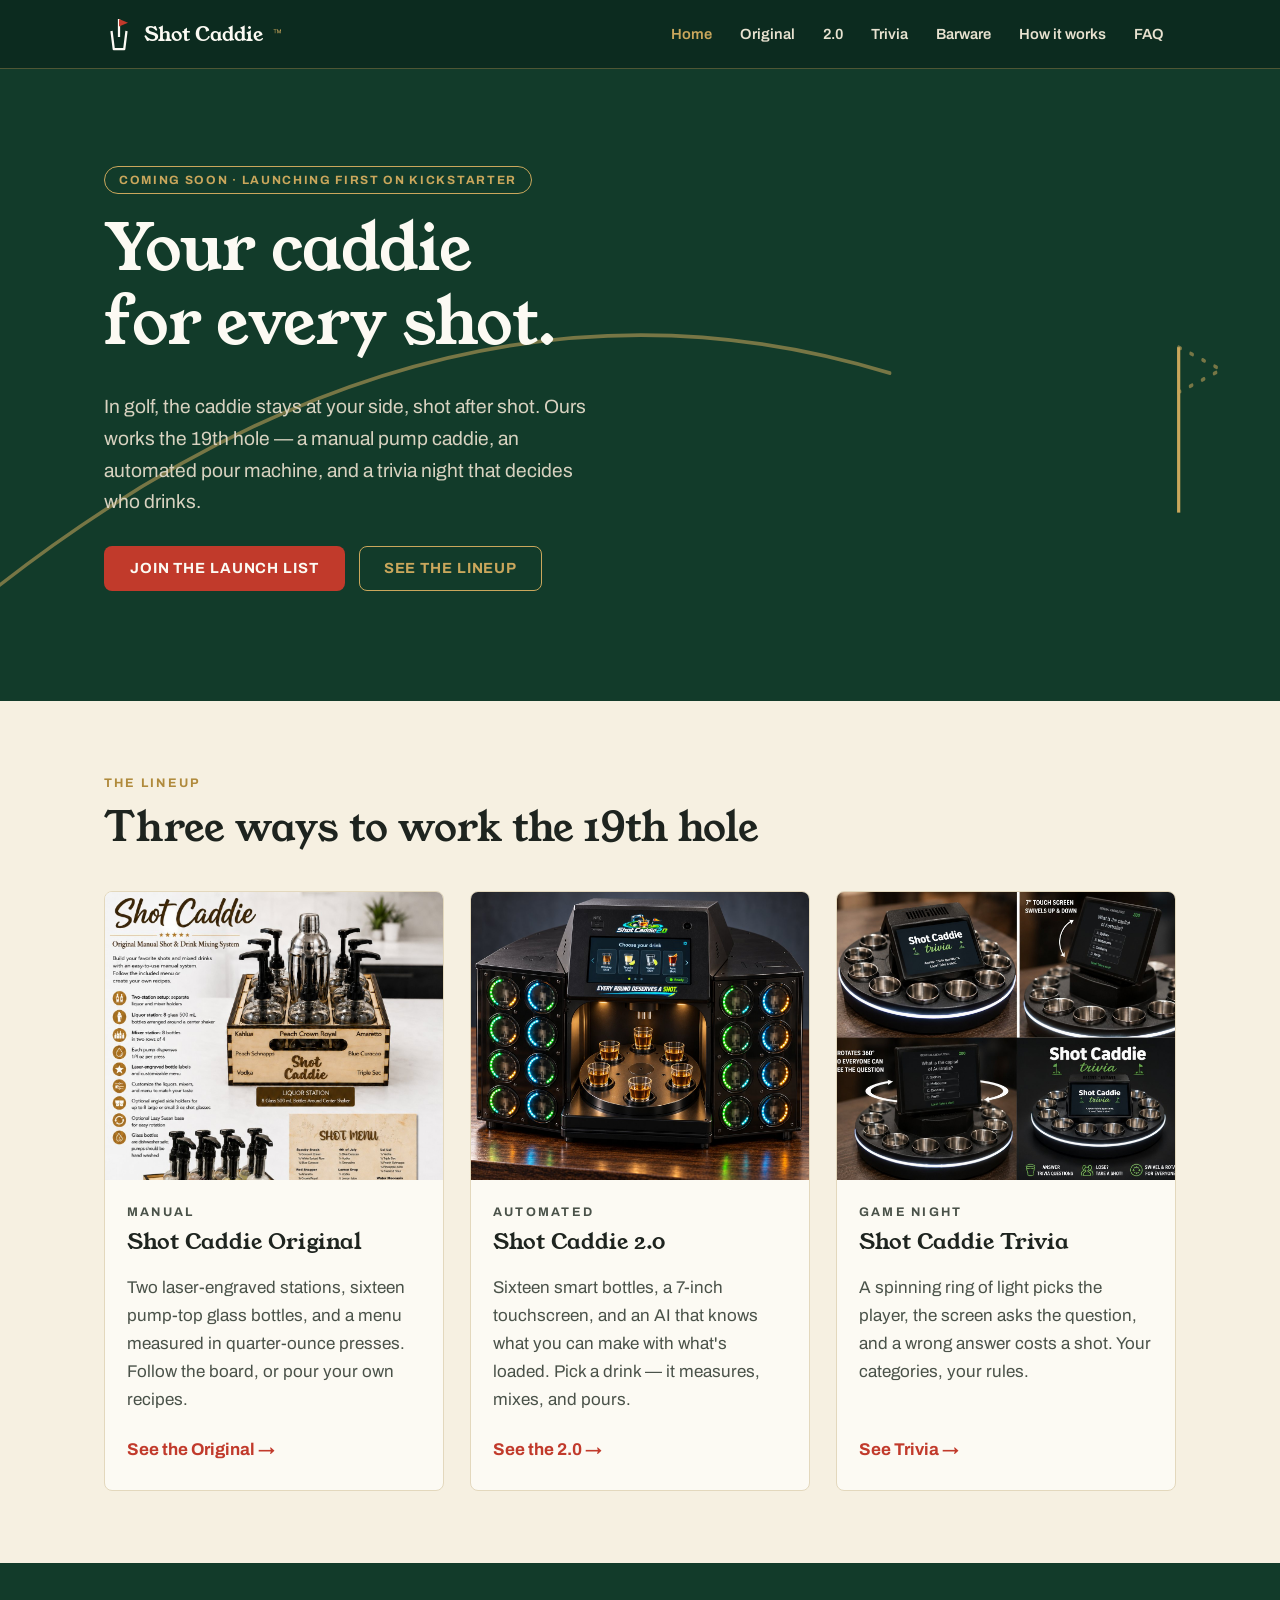
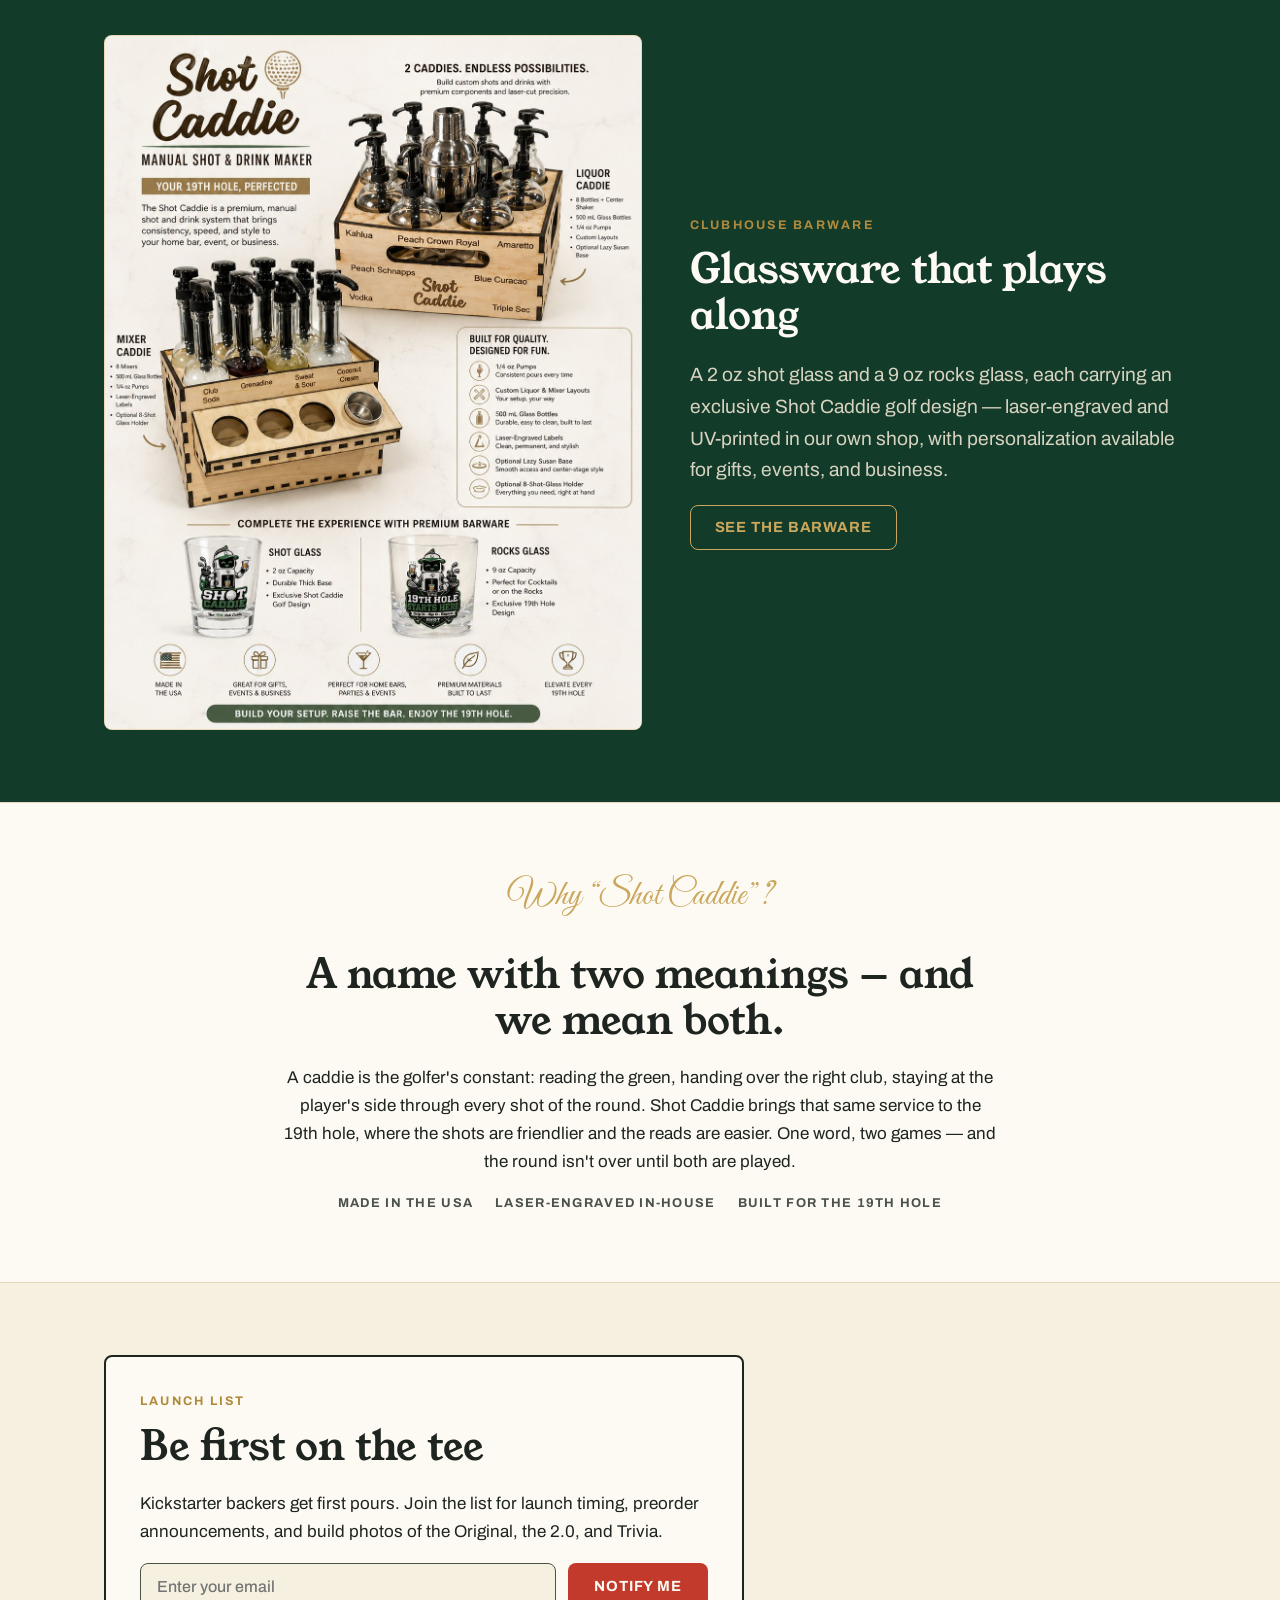
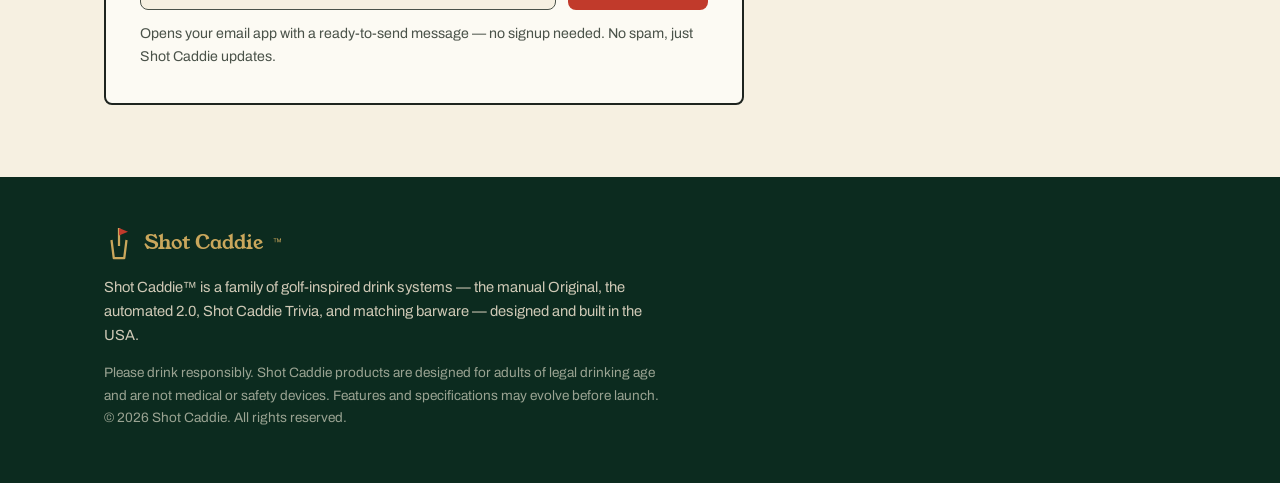
<file: index.html>
<!DOCTYPE html>
<html lang="en">
<head>
<meta charset="UTF-8">
<meta name="viewport" content="width=device-width, initial-scale=1.0">
<title>Shot Caddie™ — Your Caddie for Every Shot | Manual, Automated &amp; Trivia Drink Systems</title>
<meta name="description" content="Shot Caddie is a family of golf-inspired drink systems for the 19th hole: the manual Original, the automated 2.0, Shot Caddie Trivia, and matching barware. Launching first on Kickstarter — join the list.">
<link rel="canonical" href="https://shotcaddie.net/">
<meta property="og:title" content="Shot Caddie™ — Your Caddie for Every Shot">
<meta property="og:description" content="Golf-inspired drink systems for the 19th hole: manual, automated, and game night. Launching first on Kickstarter.">
<meta property="og:type" content="website">
<meta property="og:url" content="https://shotcaddie.net/">
<meta property="og:image" content="https://shotcaddie.net/images/original-barware.jpg">
<link rel="icon" href="data:image/svg+xml,%3Csvg xmlns='http://www.w3.org/2000/svg' viewBox='0 0 40 48'%3E%3Crect width='40' height='48' rx='8' fill='%230c2b1f'/%3E%3Cpath d='M10 20l3 24h14l3-24' fill='none' stroke='%23f6f0e1' stroke-width='3'/%3E%3Cline x1='20' y1='4' x2='20' y2='28' stroke='%23f6f0e1' stroke-width='3'/%3E%3Cpath d='M20 4l12 5-12 5z' fill='%23c13a2b'/%3E%3C/svg%3E">
<link rel="preconnect" href="https://fonts.googleapis.com">
<link rel="preconnect" href="https://fonts.gstatic.com" crossorigin>
<link href="https://fonts.googleapis.com/css2?family=Archivo:wght@400;600;700&family=Great+Vibes&family=Young+Serif&display=swap" rel="stylesheet">
<link rel="stylesheet" href="css/styles.css">
</head>
<body>

<header class="nav">
  <div class="nav-inner">
    <a class="brand" href="index.html" aria-label="Shot Caddie home">
      <svg viewBox="0 0 40 48" aria-hidden="true"><path d="M10 20l3 24h14l3-24" fill="none" stroke="currentColor" stroke-width="3" stroke-linejoin="round"/><line x1="20" y1="4" x2="20" y2="28" stroke="currentColor" stroke-width="3"/><path d="M20 4l12 5-12 5z" fill="#c13a2b"/></svg>
      Shot&nbsp;Caddie<span class="tm">™</span>
    </a>
    <button class="nav-toggle" aria-expanded="false" aria-controls="nav-links">Menu</button>
    <nav class="nav-links" id="nav-links" aria-label="Main">
      <a href="index.html" aria-current="page">Home</a>
      <a href="original.html">Original</a>
      <a href="shot-caddie-2.html">2.0</a>
      <a href="trivia.html">Trivia</a>
      <a href="barware.html">Barware</a>
      <a href="how-it-works.html">How it works</a>
      <a href="faq.html">FAQ</a>
    </nav>
  </div>
</header>

<main>

<section class="band hero">
  <svg class="hero-arc" viewBox="0 0 1200 420" preserveAspectRatio="none" aria-hidden="true">
    <path class="flight" d="M -30 360 Q 540 30 1105 295"/>
    <line x1="1105" y1="295" x2="1105" y2="185" stroke="#caa75c" stroke-width="3"/>
    <path d="M1105 185 l40 15 -40 15 z" fill="#c13a2b"/>
  </svg>
  <div class="wrap">
    <span class="pill">Coming soon · Launching first on Kickstarter</span>
    <h1>Your caddie<br>for every shot.</h1>
    <p class="lede">In golf, the caddie stays at your side, shot after shot. Ours works the 19th hole — a manual pump caddie, an automated pour machine, and a trivia night that decides who drinks.</p>
    <div class="hero-cta">
      <a class="btn" href="#signup">Join the launch list</a>
      <a class="btn-ghost" href="#lineup">See the lineup</a>
    </div>
  </div>
</section>

<section class="sheet" id="lineup">
  <div class="wrap">
    <p class="eyebrow">The lineup</p>
    <h2>Three ways to work the 19th hole</h2>
    <div class="lineup">
      <article class="card">
        <img src="images/original-overview.jpg" alt="Shot Caddie Original — laser-engraved wood liquor and mixer stations with pump-top glass bottles and a center shaker" loading="lazy">
        <div class="card-body">
          <p class="eyebrow">Manual</p>
          <h3>Shot Caddie Original</h3>
          <p>Two laser-engraved stations, sixteen pump-top glass bottles, and a menu measured in quarter-ounce presses. Follow the board, or pour your own recipes.</p>
          <a class="card-link" href="original.html">See the Original →</a>
        </div>
      </article>
      <article class="card">
        <img src="images/sc2-overview.jpg" alt="Shot Caddie 2.0 concept render — sixteen ring-lit bottle stations, a 7-inch touchscreen and a six-shot turntable" loading="lazy">
        <div class="card-body">
          <p class="eyebrow">Automated</p>
          <h3>Shot Caddie 2.0</h3>
          <p>Sixteen smart bottles, a 7-inch touchscreen, and an AI that knows what you can make with what's loaded. Pick a drink — it measures, mixes, and pours.</p>
          <a class="card-link" href="shot-caddie-2.html">See the 2.0 →</a>
        </div>
      </article>
      <article class="card">
        <img src="images/trivia-overview.jpg" alt="Shot Caddie Trivia — rotating 7-inch touchscreen with an LED ring and shot stations around the base" loading="lazy">
        <div class="card-body">
          <p class="eyebrow">Game night</p>
          <h3>Shot Caddie Trivia</h3>
          <p>A spinning ring of light picks the player, the screen asks the question, and a wrong answer costs a shot. Your categories, your rules.</p>
          <a class="card-link" href="trivia.html">See Trivia →</a>
        </div>
      </article>
    </div>
  </div>
</section>

<section class="band">
  <div class="wrap split">
    <div class="frame"><img src="images/original-barware.jpg" alt="Shot Caddie barware — 2 oz shot glass and 9 oz rocks glass with golf caddie designs" loading="lazy"></div>
    <div>
      <p class="eyebrow">Clubhouse barware</p>
      <h2>Glassware that plays along</h2>
      <p class="lede">A 2 oz shot glass and a 9 oz rocks glass, each carrying an exclusive Shot Caddie golf design — laser-engraved and UV-printed in our own shop, with personalization available for gifts, events, and business.</p>
      <a class="btn-ghost" href="barware.html">See the barware</a>
    </div>
  </div>
</section>

<section class="sheet sheet--tee rule-top">
  <div class="wrap center" style="max-width:760px;">
    <p class="script">Why &ldquo;Shot Caddie&rdquo;?</p>
    <h2>A name with two meanings — and we mean both.</h2>
    <p>A caddie is the golfer's constant: reading the green, handing over the right club, staying at the player's side through every shot of the round. Shot Caddie brings that same service to the 19th hole, where the shots are friendlier and the reads are easier. One word, two games — and the round isn't over until both are played.</p>
    <div class="badge-row" style="justify-content:center;">
      <span>Made in the USA</span><span>Laser-engraved in-house</span><span>Built for the 19th hole</span>
    </div>
  </div>
</section>

<section class="sheet rule-top">
  <div class="wrap">
    <div class="signup" id="signup">
      <p class="eyebrow">Launch list</p>
      <h2 class="mt-0">Be first on the tee</h2>
      <p>Kickstarter backers get first pours. Join the list for launch timing, preorder announcements, and build photos of the Original, the 2.0, and Trivia.</p>
      <form class="signup-form" data-signup data-source="Home">
        <input type="email" name="email" placeholder="Enter your email" aria-label="Email address" required>
        <button class="btn" type="submit">Notify me</button>
      </form>
      <noscript><p style="margin-top:12px"><a class="btn" href="mailto:orders@flyingbindustries.com?subject=Shot%20Caddie%20launch%20list">Email us to join the launch list</a></p></noscript>
      <small>Opens your email app with a ready-to-send message — no signup needed. No spam, just Shot Caddie updates.</small>
    </div>
  </div>
</section>

</main>

<footer class="footer">
  <div class="wrap">
    <a class="brand" href="index.html" aria-label="Shot Caddie home">
      <svg viewBox="0 0 40 48" aria-hidden="true"><path d="M10 20l3 24h14l3-24" fill="none" stroke="currentColor" stroke-width="3" stroke-linejoin="round"/><line x1="20" y1="4" x2="20" y2="28" stroke="currentColor" stroke-width="3"/><path d="M20 4l12 5-12 5z" fill="#c13a2b"/></svg>
      Shot&nbsp;Caddie<span class="tm">™</span>
    </a>
    <p>Shot Caddie™ is a family of golf-inspired drink systems — the manual Original, the automated 2.0, Shot Caddie Trivia, and matching barware — designed and built in the USA.</p>
    <p class="fineprint">Please drink responsibly. Shot Caddie products are designed for adults of legal drinking age and are not medical or safety devices. Features and specifications may evolve before launch.<br>© 2026 Shot Caddie. All rights reserved.</p>
  </div>
</footer>

<script>
document.querySelector('.nav-toggle').addEventListener('click', function () {
  var links = document.getElementById('nav-links');
  var open = links.classList.toggle('open');
  this.setAttribute('aria-expanded', open);
});
</script>
<script src="js/site.js" defer></script>
</body>
</html>
</file>
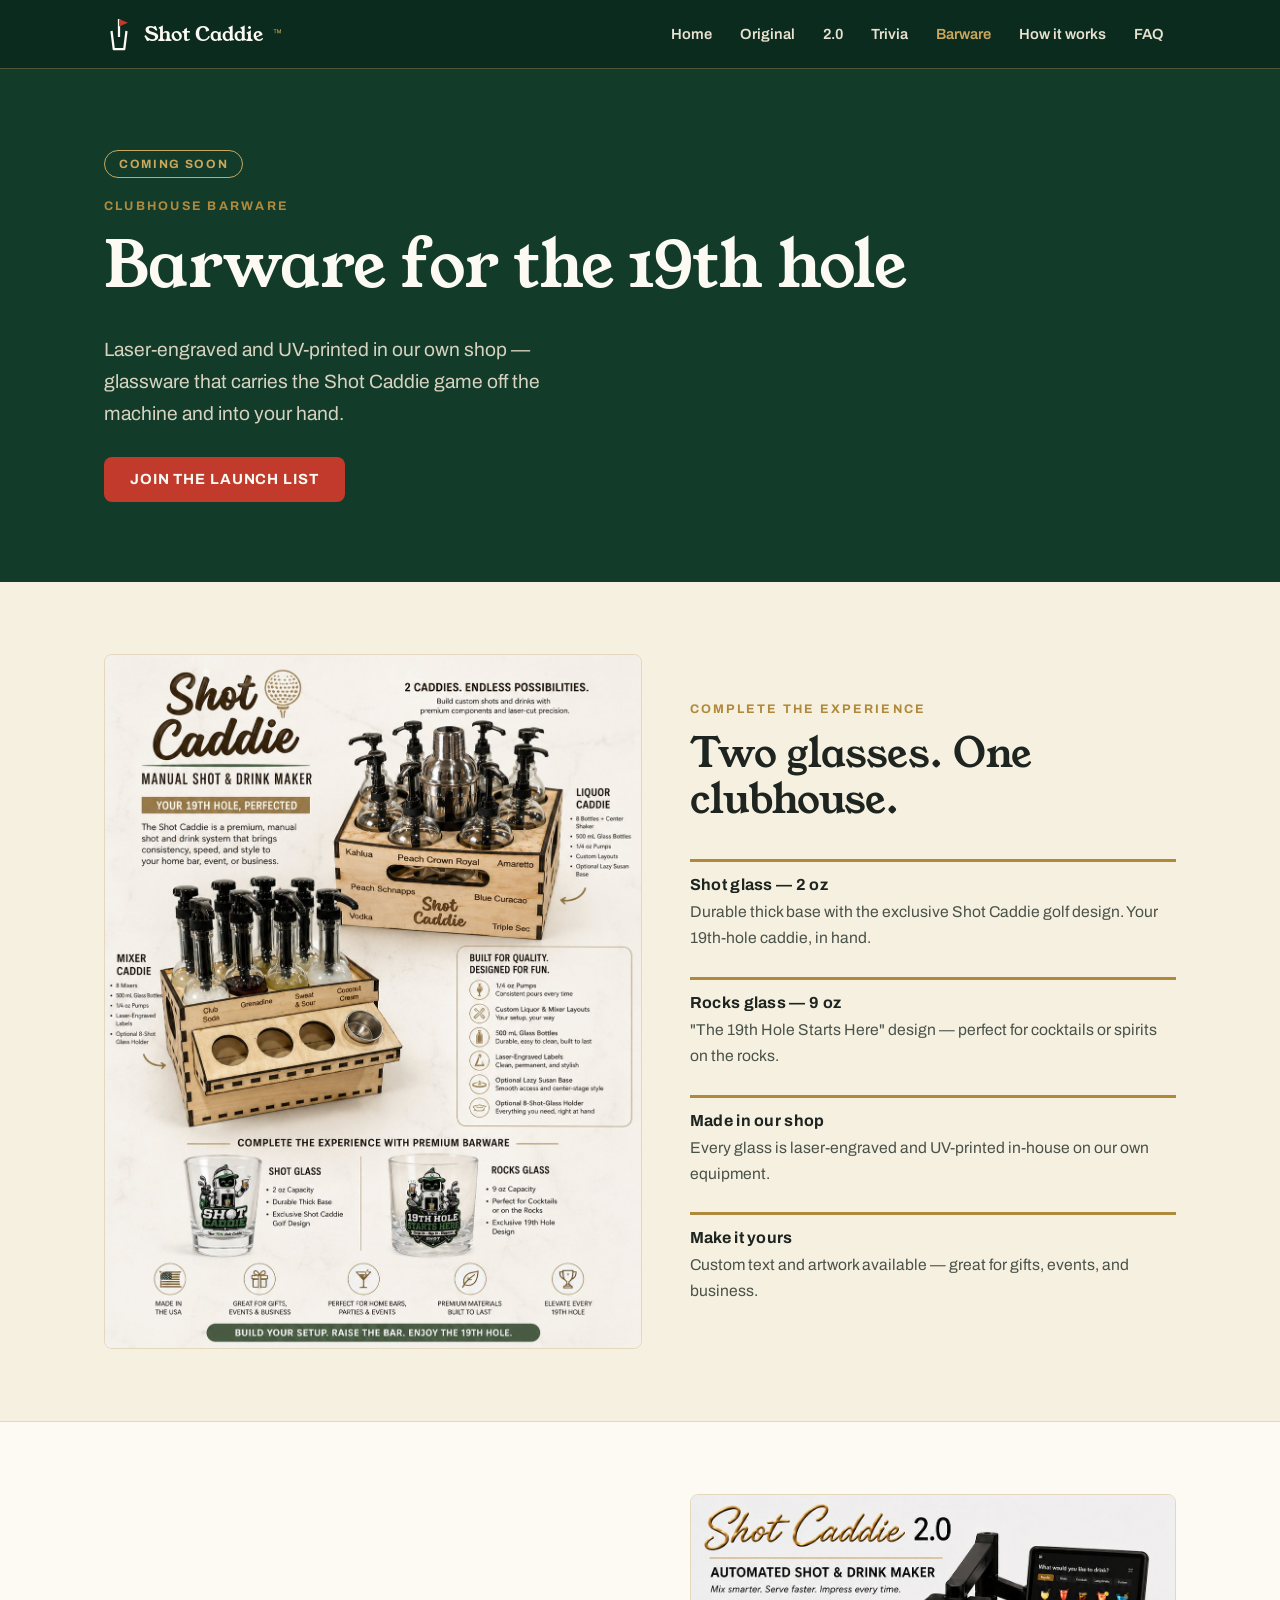
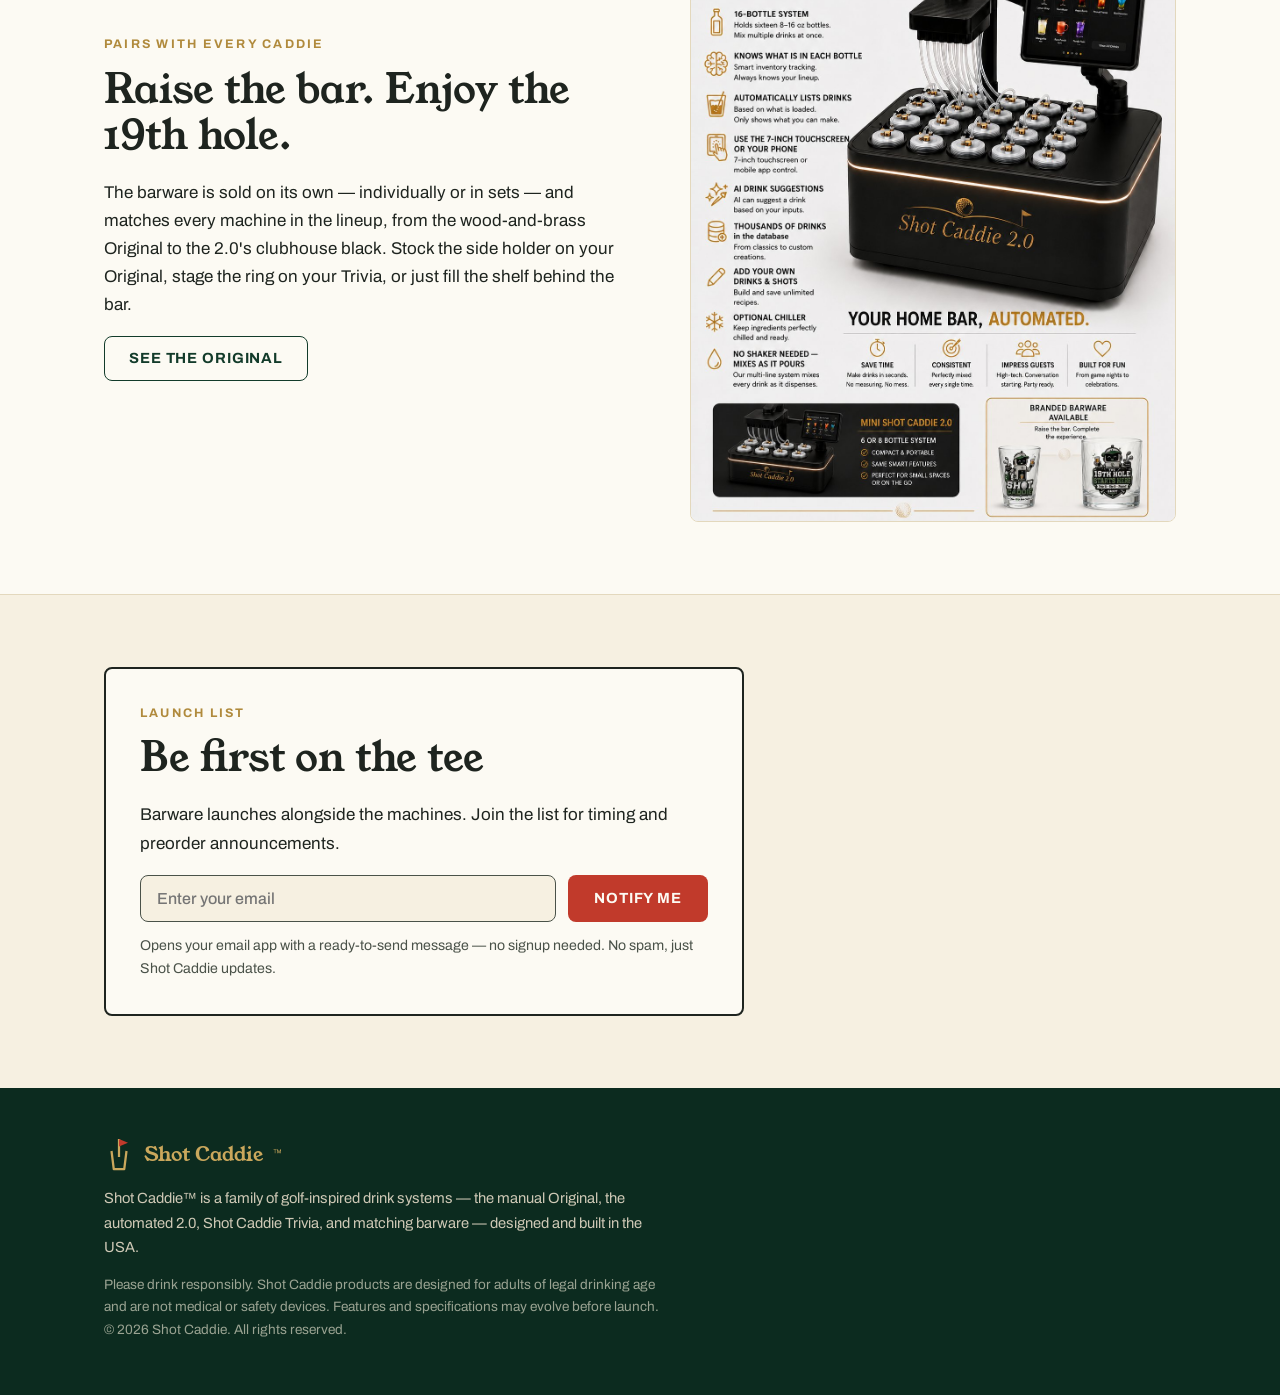
<file: barware.html>
<!DOCTYPE html>
<html lang="en">
<head>
<meta charset="UTF-8">
<meta name="viewport" content="width=device-width, initial-scale=1.0">
<title>Shot Caddie™ Barware — 19th Hole Shot Glasses &amp; Rocks Glasses</title>
<meta name="description" content="Shot Caddie barware: a 2 oz shot glass and a 9 oz rocks glass with exclusive golf designs, laser-engraved and UV-printed in-house. Personalization available for gifts, events, and business.">
<link rel="canonical" href="https://shotcaddie.net/barware.html">
<meta property="og:title" content="Shot Caddie™ Barware — 19th Hole Glassware">
<meta property="og:description" content="Exclusive golf-design shot glasses and rocks glasses, engraved and UV-printed in our own shop.">
<meta property="og:type" content="website">
<meta property="og:url" content="https://shotcaddie.net/barware.html">
<meta property="og:image" content="https://shotcaddie.net/images/original-barware.jpg">
<link rel="icon" href="data:image/svg+xml,%3Csvg xmlns='http://www.w3.org/2000/svg' viewBox='0 0 40 48'%3E%3Crect width='40' height='48' rx='8' fill='%230c2b1f'/%3E%3Cpath d='M10 20l3 24h14l3-24' fill='none' stroke='%23f6f0e1' stroke-width='3'/%3E%3Cline x1='20' y1='4' x2='20' y2='28' stroke='%23f6f0e1' stroke-width='3'/%3E%3Cpath d='M20 4l12 5-12 5z' fill='%23c13a2b'/%3E%3C/svg%3E">
<link rel="preconnect" href="https://fonts.googleapis.com">
<link rel="preconnect" href="https://fonts.gstatic.com" crossorigin>
<link href="https://fonts.googleapis.com/css2?family=Archivo:wght@400;600;700&family=Great+Vibes&family=Young+Serif&display=swap" rel="stylesheet">
<link rel="stylesheet" href="css/styles.css">
</head>
<body>

<header class="nav">
  <div class="nav-inner">
    <a class="brand" href="index.html" aria-label="Shot Caddie home">
      <svg viewBox="0 0 40 48" aria-hidden="true"><path d="M10 20l3 24h14l3-24" fill="none" stroke="currentColor" stroke-width="3" stroke-linejoin="round"/><line x1="20" y1="4" x2="20" y2="28" stroke="currentColor" stroke-width="3"/><path d="M20 4l12 5-12 5z" fill="#c13a2b"/></svg>
      Shot&nbsp;Caddie<span class="tm">™</span>
    </a>
    <button class="nav-toggle" aria-expanded="false" aria-controls="nav-links">Menu</button>
    <nav class="nav-links" id="nav-links" aria-label="Main">
      <a href="index.html">Home</a>
      <a href="original.html">Original</a>
      <a href="shot-caddie-2.html">2.0</a>
      <a href="trivia.html">Trivia</a>
      <a href="barware.html" aria-current="page">Barware</a>
      <a href="how-it-works.html">How it works</a>
      <a href="faq.html">FAQ</a>
    </nav>
  </div>
</header>

<main>

<section class="band" style="padding:80px 0;">
  <div class="wrap">
    <span class="pill">Coming soon</span>
    <p class="eyebrow">Clubhouse barware</p>
    <h1>Barware for the 19th hole</h1>
    <p class="lede">Laser-engraved and UV-printed in our own shop — glassware that carries the Shot Caddie game off the machine and into your hand.</p>
    <div class="hero-cta">
      <a class="btn" href="#signup">Join the launch list</a>
    </div>
  </div>
</section>

<section class="sheet">
  <div class="wrap split">
    <div class="frame"><img src="images/original-barware.jpg" alt="Shot Caddie 2 oz shot glass with golf caddie mascot design and 9 oz rocks glass with The 19th Hole Starts Here design"></div>
    <div>
      <p class="eyebrow">Complete the experience</p>
      <h2>Two glasses. One clubhouse.</h2>
      <ul class="features">
        <li><h4>Shot glass — 2 oz</h4><p>Durable thick base with the exclusive Shot Caddie golf design. Your 19th-hole caddie, in hand.</p></li>
        <li><h4>Rocks glass — 9 oz</h4><p>"The 19th Hole Starts Here" design — perfect for cocktails or spirits on the rocks.</p></li>
        <li><h4>Made in our shop</h4><p>Every glass is laser-engraved and UV-printed in-house on our own equipment.</p></li>
        <li><h4>Make it yours</h4><p>Custom text and artwork available — great for gifts, events, and business.</p></li>
      </ul>
    </div>
  </div>
</section>

<section class="sheet sheet--tee rule-top">
  <div class="wrap split">
    <div>
      <p class="eyebrow">Pairs with every Caddie</p>
      <h2>Raise the bar. Enjoy the 19th hole.</h2>
      <p>The barware is sold on its own — individually or in sets — and matches every machine in the lineup, from the wood-and-brass Original to the 2.0's clubhouse black. Stock the side holder on your Original, stage the ring on your Trivia, or just fill the shelf behind the bar.</p>
      <a class="btn-ghost" href="original.html">See the Original</a>
    </div>
    <div class="frame"><img src="images/sc2-barware.jpg" alt="Shot Caddie 2.0 with branded shot glass and rocks glass barware" loading="lazy"></div>
  </div>
</section>

<section class="sheet rule-top">
  <div class="wrap">
    <div class="signup" id="signup">
      <p class="eyebrow">Launch list</p>
      <h2 class="mt-0">Be first on the tee</h2>
      <p>Barware launches alongside the machines. Join the list for timing and preorder announcements.</p>
      <form class="signup-form" data-signup data-source="Barware">
        <input type="email" name="email" placeholder="Enter your email" aria-label="Email address" required>
        <button class="btn" type="submit">Notify me</button>
      </form>
      <noscript><p style="margin-top:12px"><a class="btn" href="mailto:orders@flyingbindustries.com?subject=Shot%20Caddie%20launch%20list">Email us to join the launch list</a></p></noscript>
      <small>Opens your email app with a ready-to-send message — no signup needed. No spam, just Shot Caddie updates.</small>
    </div>
  </div>
</section>

</main>

<footer class="footer">
  <div class="wrap">
    <a class="brand" href="index.html" aria-label="Shot Caddie home">
      <svg viewBox="0 0 40 48" aria-hidden="true"><path d="M10 20l3 24h14l3-24" fill="none" stroke="currentColor" stroke-width="3" stroke-linejoin="round"/><line x1="20" y1="4" x2="20" y2="28" stroke="currentColor" stroke-width="3"/><path d="M20 4l12 5-12 5z" fill="#c13a2b"/></svg>
      Shot&nbsp;Caddie<span class="tm">™</span>
    </a>
    <p>Shot Caddie™ is a family of golf-inspired drink systems — the manual Original, the automated 2.0, Shot Caddie Trivia, and matching barware — designed and built in the USA.</p>
    <p class="fineprint">Please drink responsibly. Shot Caddie products are designed for adults of legal drinking age and are not medical or safety devices. Features and specifications may evolve before launch.<br>© 2026 Shot Caddie. All rights reserved.</p>
  </div>
</footer>

<script>
document.querySelector('.nav-toggle').addEventListener('click', function () {
  var links = document.getElementById('nav-links');
  var open = links.classList.toggle('open');
  this.setAttribute('aria-expanded', open);
});
</script>
<script src="js/site.js" defer></script>
</body>
</html>
</file>
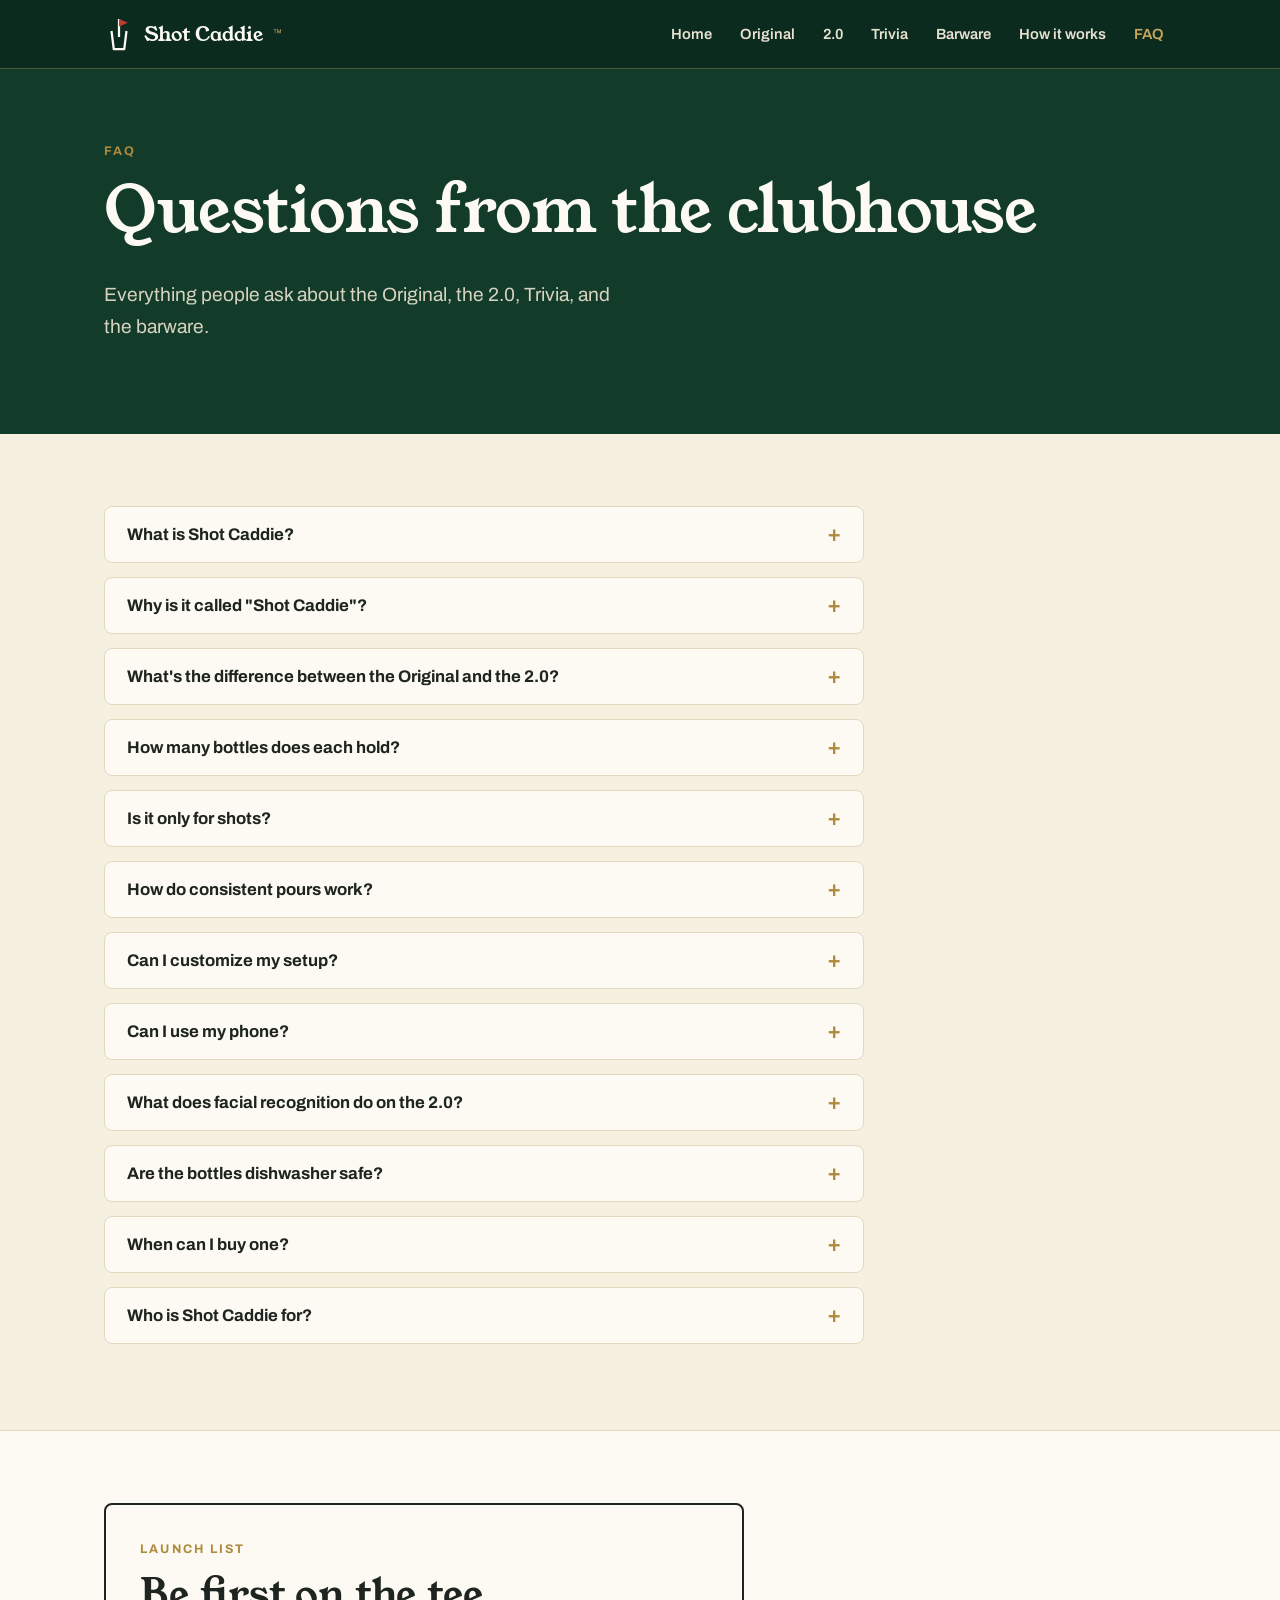
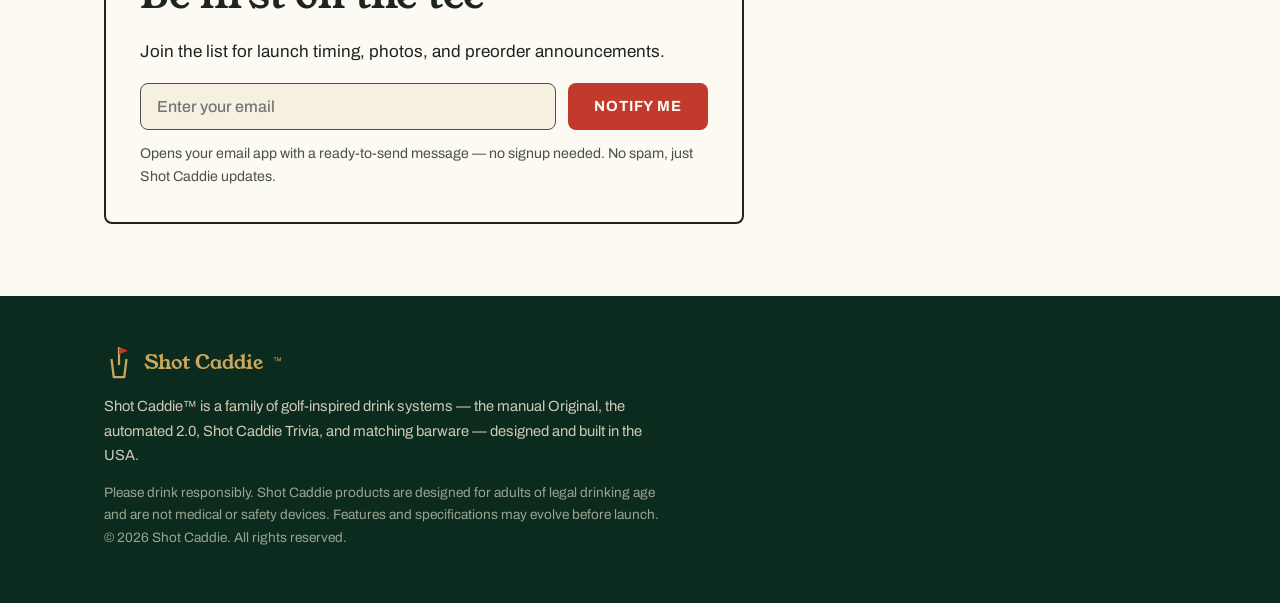
<file: faq.html>
<!DOCTYPE html>
<html lang="en">
<head>
<meta charset="UTF-8">
<meta name="viewport" content="width=device-width, initial-scale=1.0">
<title>FAQ — Shot Caddie™</title>
<meta name="description" content="Answers to common questions about Shot Caddie: why it's called Shot Caddie, the difference between the Original and the 2.0, bottle counts, customization, phone control, and availability.">
<link rel="canonical" href="https://shotcaddie.net/faq.html">
<meta property="og:title" content="FAQ — Shot Caddie™">
<meta property="og:description" content="Why 'Shot Caddie'? What's the difference between the Original and the 2.0? Answers here.">
<meta property="og:type" content="website">
<meta property="og:url" content="https://shotcaddie.net/faq.html">
<meta property="og:image" content="https://shotcaddie.net/images/original-barware.jpg">
<link rel="icon" href="data:image/svg+xml,%3Csvg xmlns='http://www.w3.org/2000/svg' viewBox='0 0 40 48'%3E%3Crect width='40' height='48' rx='8' fill='%230c2b1f'/%3E%3Cpath d='M10 20l3 24h14l3-24' fill='none' stroke='%23f6f0e1' stroke-width='3'/%3E%3Cline x1='20' y1='4' x2='20' y2='28' stroke='%23f6f0e1' stroke-width='3'/%3E%3Cpath d='M20 4l12 5-12 5z' fill='%23c13a2b'/%3E%3C/svg%3E">
<link rel="preconnect" href="https://fonts.googleapis.com">
<link rel="preconnect" href="https://fonts.gstatic.com" crossorigin>
<link href="https://fonts.googleapis.com/css2?family=Archivo:wght@400;600;700&family=Great+Vibes&family=Young+Serif&display=swap" rel="stylesheet">
<link rel="stylesheet" href="css/styles.css">
<style>
.faq-list { max-width: 760px; }
.faq-list details { background: var(--tee); border: 1px solid var(--paper-edge); border-radius: var(--radius); margin-bottom: 14px; }
.faq-list summary { cursor: pointer; padding: 18px 22px; font: 700 1.05rem "Archivo", sans-serif; list-style: none; position: relative; padding-right: 48px; }
.faq-list summary::-webkit-details-marker { display: none; }
.faq-list summary::after { content: "+"; position: absolute; right: 22px; top: 14px; font-size: 1.4rem; color: var(--brass); }
.faq-list details[open] summary::after { content: "–"; }
.faq-list details div { padding: 0 22px 20px; color: var(--ink-soft); }
.faq-list details div p:last-child { margin-bottom: 0; }
</style>
</head>
<body>

<header class="nav">
  <div class="nav-inner">
    <a class="brand" href="index.html" aria-label="Shot Caddie home">
      <svg viewBox="0 0 40 48" aria-hidden="true"><path d="M10 20l3 24h14l3-24" fill="none" stroke="currentColor" stroke-width="3" stroke-linejoin="round"/><line x1="20" y1="4" x2="20" y2="28" stroke="currentColor" stroke-width="3"/><path d="M20 4l12 5-12 5z" fill="#c13a2b"/></svg>
      Shot&nbsp;Caddie<span class="tm">™</span>
    </a>
    <button class="nav-toggle" aria-expanded="false" aria-controls="nav-links">Menu</button>
    <nav class="nav-links" id="nav-links" aria-label="Main">
      <a href="index.html">Home</a>
      <a href="original.html">Original</a>
      <a href="shot-caddie-2.html">2.0</a>
      <a href="trivia.html">Trivia</a>
      <a href="barware.html">Barware</a>
      <a href="how-it-works.html">How it works</a>
      <a href="faq.html" aria-current="page">FAQ</a>
    </nav>
  </div>
</header>

<main>

<section class="band" style="padding:72px 0;">
  <div class="wrap">
    <p class="eyebrow">FAQ</p>
    <h1>Questions from the clubhouse</h1>
    <p class="lede">Everything people ask about the Original, the 2.0, Trivia, and the barware.</p>
  </div>
</section>

<section class="sheet">
  <div class="wrap">
    <div class="faq-list">

      <details>
        <summary>What is Shot Caddie?</summary>
        <div><p>Shot Caddie is a family of golf-inspired drink systems for home entertaining: the <a href="original.html">Original</a>, a manual two-station mixing system with quarter-ounce pumps and engraved menus; the <a href="shot-caddie-2.html">2.0</a>, an automated shot and drink maker with sixteen smart bottles; <a href="trivia.html">Shot Caddie Trivia</a>, a game-night machine where a wrong answer costs a shot; and matching <a href="barware.html">barware</a> engraved and printed in our own shop.</p></div>
      </details>

      <details>
        <summary>Why is it called "Shot Caddie"?</summary>
        <div><p>It's a golf pun — and we mean both meanings. In golf, a caddie is the player's personal attendant, the one at your side for every shot of the round. Our machines do the same job at the 19th hole, where a "shot" is the kind you sip. The caddie serves the golfer's shots on the course; the Shot Caddie serves yours at the bar.</p></div>
      </details>

      <details>
        <summary>What's the difference between the Original and the 2.0?</summary>
        <div><p>The Original is manual: you follow pump-count recipes from the engraved menu (each press pours ¼ oz) and mix in the center shaker. The 2.0 is automated: pick a drink on the touchscreen or your phone and the machine measures, mixes, and pours it for you — no shaker needed.</p></div>
      </details>

      <details>
        <summary>How many bottles does each hold?</summary>
        <div><p>The Original holds sixteen 500 mL glass bottles across two stations — eight liquors around the center shaker and eight mixers in two rows of four. The 2.0 holds sixteen 8–16 oz bottles in any combination, and the Mini 2.0 holds six or eight.</p></div>
      </details>

      <details>
        <summary>Is it only for shots?</summary>
        <div><p>Not at all. Both machines are built for shots <em>and</em> full mixed drinks. The Original's menu covers both (just scale the pump counts), and the 2.0's library holds thousands of drinks and cocktails, plus any recipes you save yourself.</p></div>
      </details>

      <details>
        <summary>How do consistent pours work?</summary>
        <div><p>On the Original, every pump press dispenses ¼ oz, so a recipe pours the same way every time (pump volume is approximate and can vary slightly with the liquid and technique). On the 2.0, the system uses automated measured pours with per-ingredient calibration, so spirits and juices each pour true.</p></div>
      </details>

      <details>
        <summary>Can I customize my setup?</summary>
        <div><p>Yes. On the Original, choose our standard liquor-and-mixer lineup or send your own — we laser-engrave your bottle labels and a custom wood menu board to match. On the 2.0, you label the bottle slots yourself and can save unlimited recipes of your own. Barware can be personalized with custom text and artwork for gifts, events, and business.</p></div>
      </details>

      <details>
        <summary>Can I use my phone?</summary>
        <div><p>Yes. The 2.0 can be fully controlled from your phone — choose drinks, configure the system, and even queue pours to claim at the machine with a QR code. Shot Caddie Trivia lets players join and answer from their phones instead of the touchscreen.</p></div>
      </details>

      <details>
        <summary>What does facial recognition do on the 2.0?</summary>
        <div><p>It's an optional convenience feature: look at the camera and the 2.0 pulls up your favorite drinks and releases anything you've queued from your phone. Prefer not to use it? The feature is optional and can be left off — QR codes work too.</p></div>
      </details>

      <details>
        <summary>Are the bottles dishwasher safe?</summary>
        <div><p>The Original's 500 mL glass bottles are dishwasher safe. The pumps should be hand washed.</p></div>
      </details>

      <details>
        <summary>When can I buy one?</summary>
        <div><p>All three machines are in development, and everything launches first on Kickstarter, followed by direct sales here at shotcaddie.net. <a href="#signup">Join the launch list</a> to be first when ordering opens.</p></div>
      </details>

      <details>
        <summary>Who is Shot Caddie for?</summary>
        <div><p>Adults of legal drinking age who like to entertain — home bars, parties, game rooms, tailgates, and golf outings. Please drink responsibly: Shot Caddie products are designed for adult beverage dispensing and are not medical or safety devices.</p></div>
      </details>

    </div>
  </div>
</section>

<section class="sheet sheet--tee rule-top">
  <div class="wrap">
    <div class="signup" id="signup">
      <p class="eyebrow">Launch list</p>
      <h2 class="mt-0">Be first on the tee</h2>
      <p>Join the list for launch timing, photos, and preorder announcements.</p>
      <form class="signup-form" data-signup data-source="FAQ">
        <input type="email" name="email" placeholder="Enter your email" aria-label="Email address" required>
        <button class="btn" type="submit">Notify me</button>
      </form>
      <noscript><p style="margin-top:12px"><a class="btn" href="mailto:orders@flyingbindustries.com?subject=Shot%20Caddie%20launch%20list">Email us to join the launch list</a></p></noscript>
      <small>Opens your email app with a ready-to-send message — no signup needed. No spam, just Shot Caddie updates.</small>
    </div>
  </div>
</section>

</main>

<footer class="footer">
  <div class="wrap">
    <a class="brand" href="index.html" aria-label="Shot Caddie home">
      <svg viewBox="0 0 40 48" aria-hidden="true"><path d="M10 20l3 24h14l3-24" fill="none" stroke="currentColor" stroke-width="3" stroke-linejoin="round"/><line x1="20" y1="4" x2="20" y2="28" stroke="currentColor" stroke-width="3"/><path d="M20 4l12 5-12 5z" fill="#c13a2b"/></svg>
      Shot&nbsp;Caddie<span class="tm">™</span>
    </a>
    <p>Shot Caddie™ is a family of golf-inspired drink systems — the manual Original, the automated 2.0, Shot Caddie Trivia, and matching barware — designed and built in the USA.</p>
    <p class="fineprint">Please drink responsibly. Shot Caddie products are designed for adults of legal drinking age and are not medical or safety devices. Features and specifications may evolve before launch.<br>© 2026 Shot Caddie. All rights reserved.</p>
  </div>
</footer>

<script>
document.querySelector('.nav-toggle').addEventListener('click', function () {
  var links = document.getElementById('nav-links');
  var open = links.classList.toggle('open');
  this.setAttribute('aria-expanded', open);
});
</script>
<script src="js/site.js" defer></script>
</body>
</html>
</file>
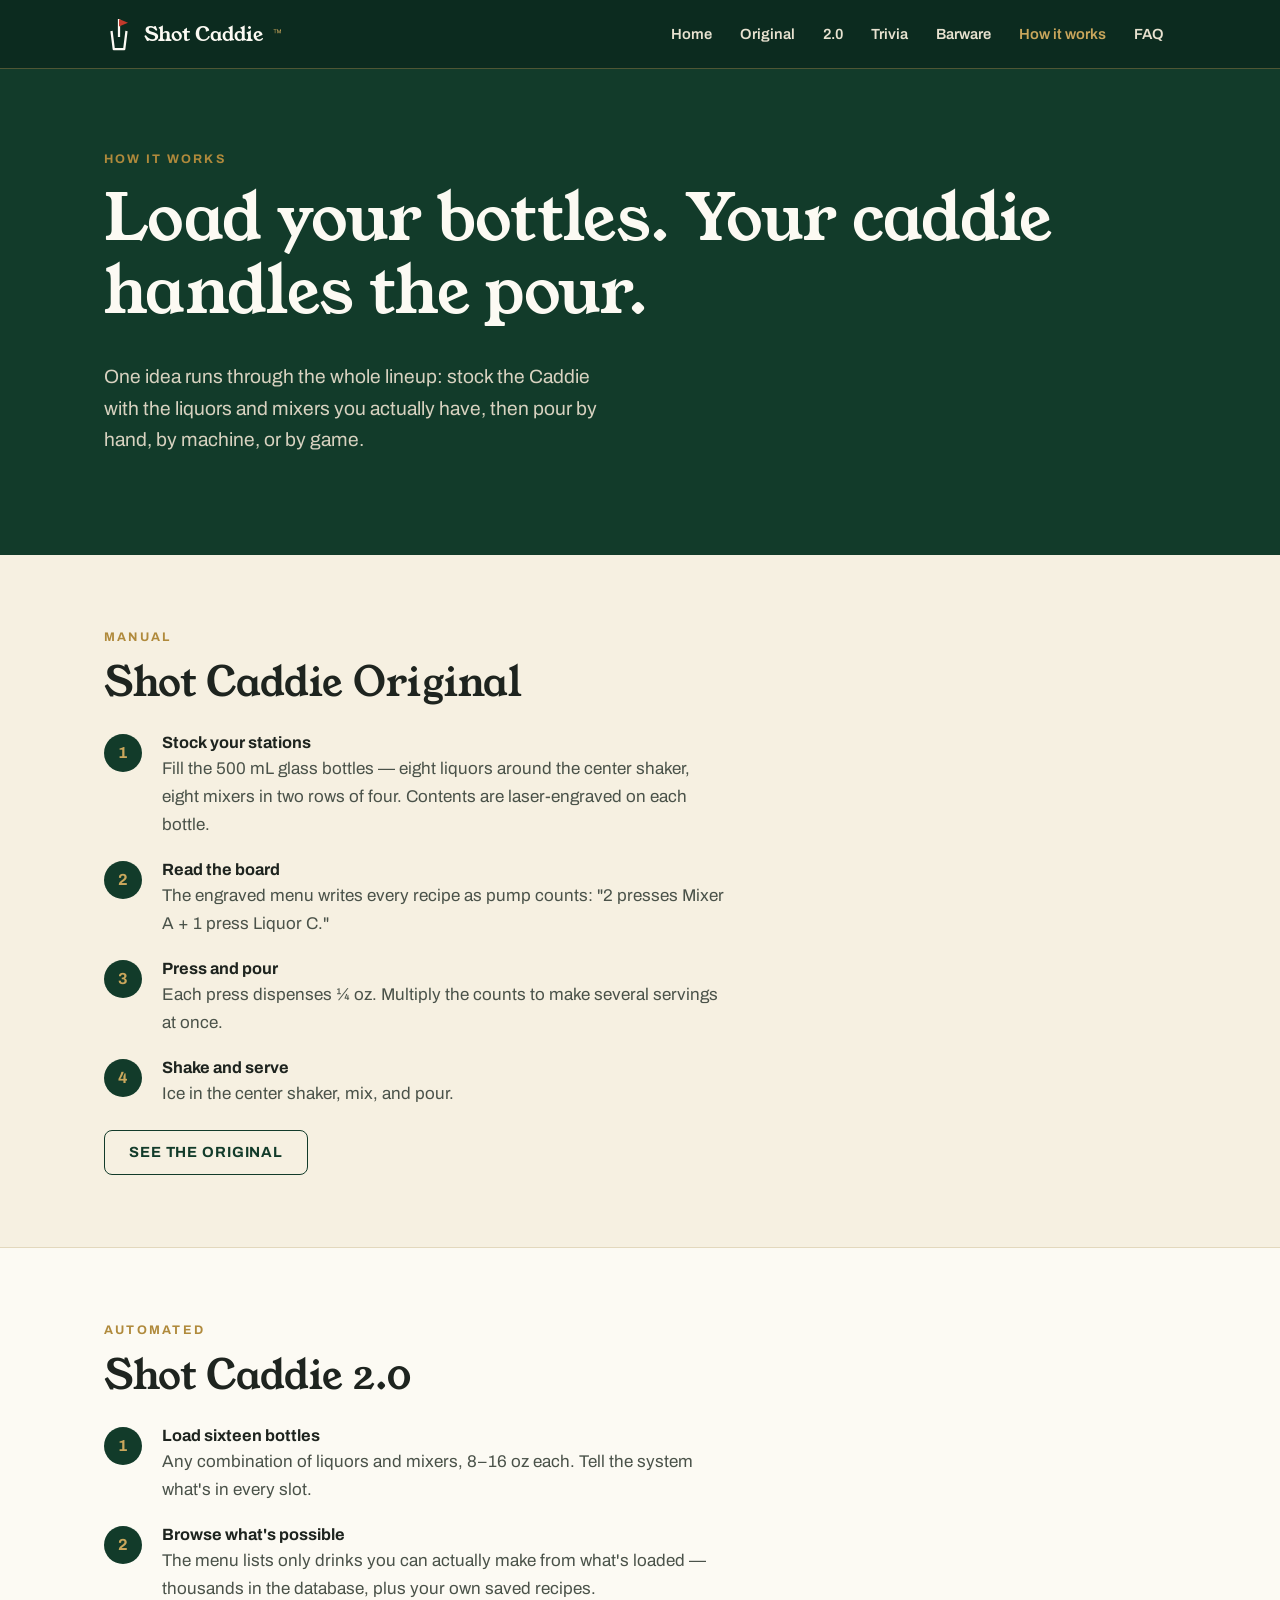
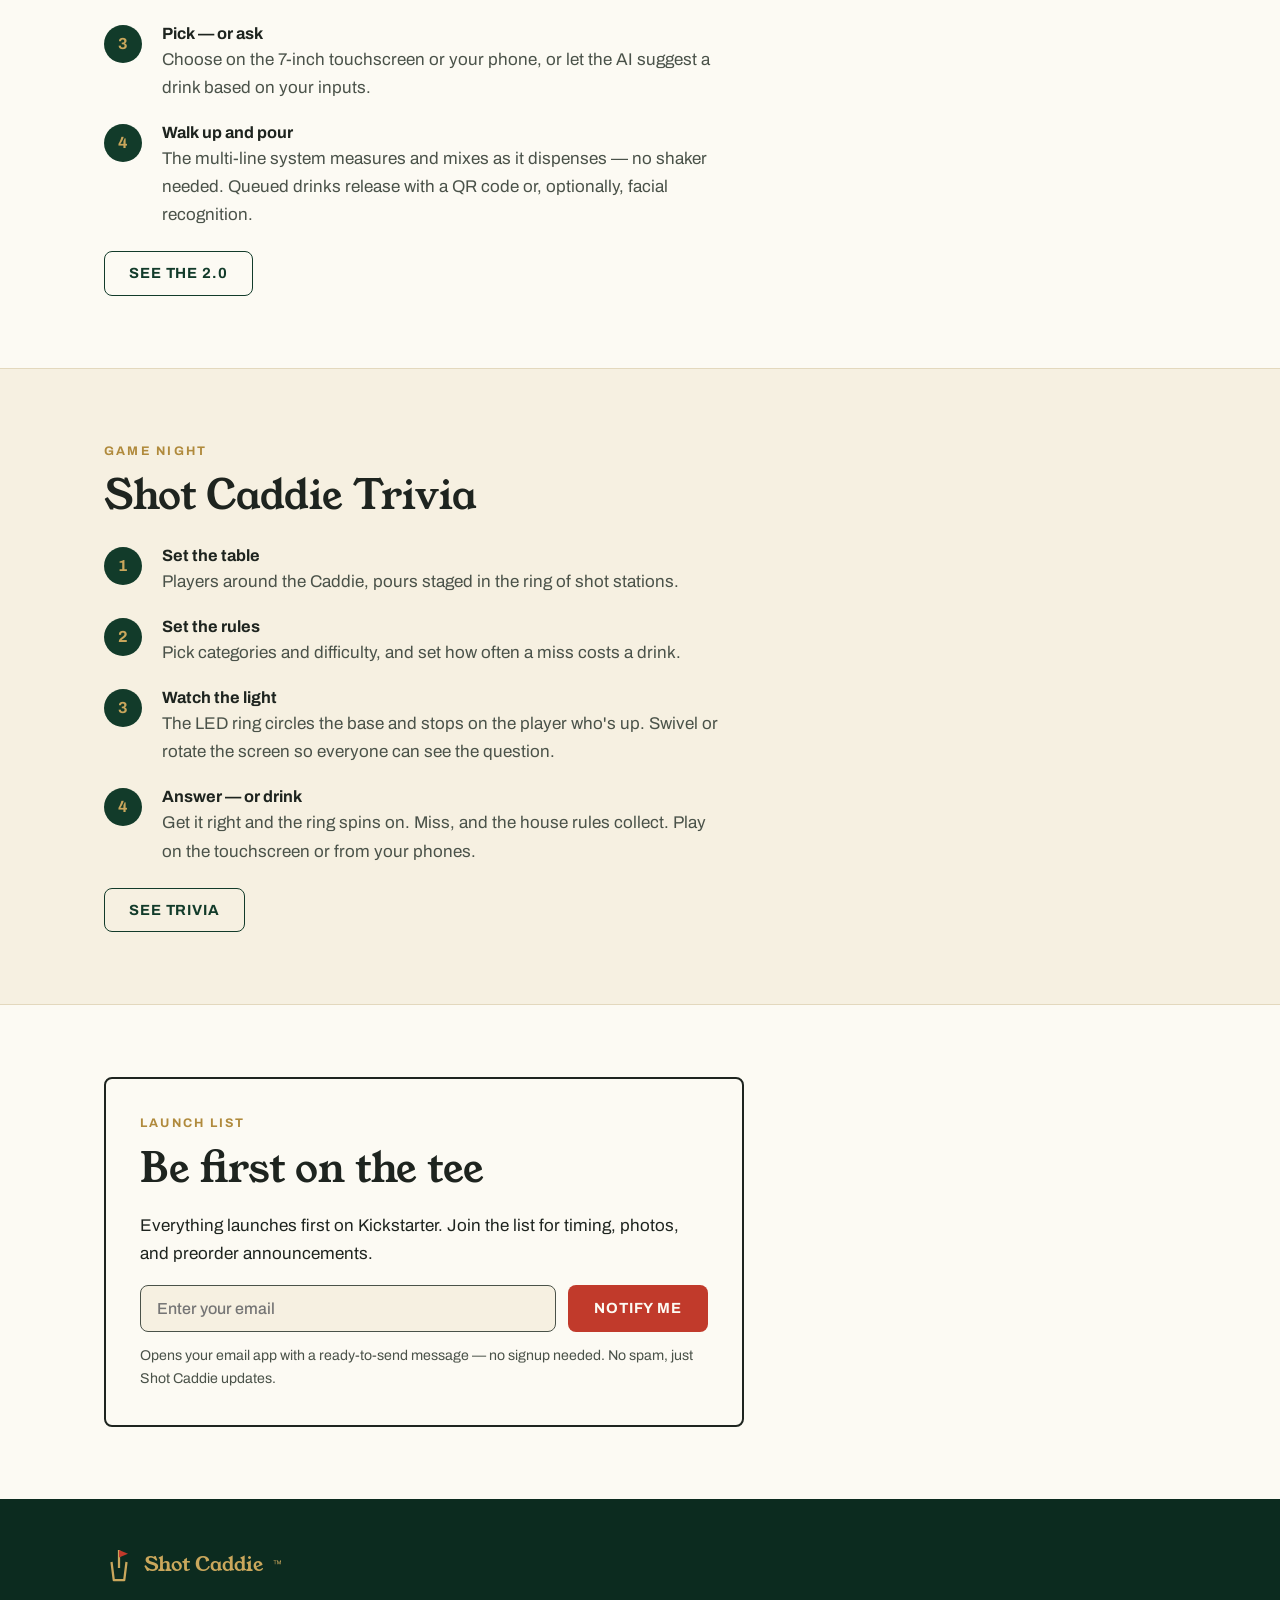
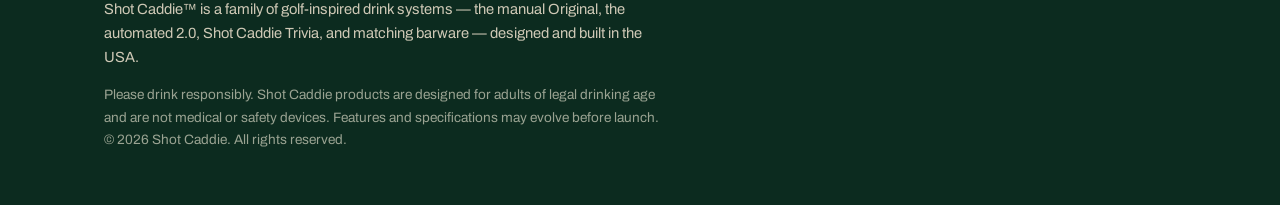
<file: how-it-works.html>
<!DOCTYPE html>
<html lang="en">
<head>
<meta charset="UTF-8">
<meta name="viewport" content="width=device-width, initial-scale=1.0">
<title>How Shot Caddie™ Works — Original, 2.0 &amp; Trivia</title>
<meta name="description" content="How each Shot Caddie works: the Original's quarter-ounce pump counts, the 2.0's automated measured pours, and Trivia's LED player picker. Load your own bottles — the Caddie handles the pour.">
<link rel="canonical" href="https://shotcaddie.net/how-it-works.html">
<meta property="og:title" content="How Shot Caddie™ Works">
<meta property="og:description" content="By hand, by machine, or by game — load your bottles and let the Caddie handle the pour.">
<meta property="og:type" content="website">
<meta property="og:url" content="https://shotcaddie.net/how-it-works.html">
<meta property="og:image" content="https://shotcaddie.net/images/sc2-overview.jpg">
<link rel="icon" href="data:image/svg+xml,%3Csvg xmlns='http://www.w3.org/2000/svg' viewBox='0 0 40 48'%3E%3Crect width='40' height='48' rx='8' fill='%230c2b1f'/%3E%3Cpath d='M10 20l3 24h14l3-24' fill='none' stroke='%23f6f0e1' stroke-width='3'/%3E%3Cline x1='20' y1='4' x2='20' y2='28' stroke='%23f6f0e1' stroke-width='3'/%3E%3Cpath d='M20 4l12 5-12 5z' fill='%23c13a2b'/%3E%3C/svg%3E">
<link rel="preconnect" href="https://fonts.googleapis.com">
<link rel="preconnect" href="https://fonts.gstatic.com" crossorigin>
<link href="https://fonts.googleapis.com/css2?family=Archivo:wght@400;600;700&family=Great+Vibes&family=Young+Serif&display=swap" rel="stylesheet">
<link rel="stylesheet" href="css/styles.css">
</head>
<body>

<header class="nav">
  <div class="nav-inner">
    <a class="brand" href="index.html" aria-label="Shot Caddie home">
      <svg viewBox="0 0 40 48" aria-hidden="true"><path d="M10 20l3 24h14l3-24" fill="none" stroke="currentColor" stroke-width="3" stroke-linejoin="round"/><line x1="20" y1="4" x2="20" y2="28" stroke="currentColor" stroke-width="3"/><path d="M20 4l12 5-12 5z" fill="#c13a2b"/></svg>
      Shot&nbsp;Caddie<span class="tm">™</span>
    </a>
    <button class="nav-toggle" aria-expanded="false" aria-controls="nav-links">Menu</button>
    <nav class="nav-links" id="nav-links" aria-label="Main">
      <a href="index.html">Home</a>
      <a href="original.html">Original</a>
      <a href="shot-caddie-2.html">2.0</a>
      <a href="trivia.html">Trivia</a>
      <a href="barware.html">Barware</a>
      <a href="how-it-works.html" aria-current="page">How it works</a>
      <a href="faq.html">FAQ</a>
    </nav>
  </div>
</header>

<main>

<section class="band" style="padding:80px 0;">
  <div class="wrap">
    <p class="eyebrow">How it works</p>
    <h1>Load your bottles. Your caddie handles the pour.</h1>
    <p class="lede">One idea runs through the whole lineup: stock the Caddie with the liquors and mixers you actually have, then pour by hand, by machine, or by game.</p>
  </div>
</section>

<section class="sheet">
  <div class="wrap">
    <p class="eyebrow">Manual</p>
    <h2>Shot Caddie Original</h2>
    <ol class="steps">
      <li><h4>Stock your stations</h4><p>Fill the 500 mL glass bottles — eight liquors around the center shaker, eight mixers in two rows of four. Contents are laser-engraved on each bottle.</p></li>
      <li><h4>Read the board</h4><p>The engraved menu writes every recipe as pump counts: "2 presses Mixer A + 1 press Liquor C."</p></li>
      <li><h4>Press and pour</h4><p>Each press dispenses ¼ oz. Multiply the counts to make several servings at once.</p></li>
      <li><h4>Shake and serve</h4><p>Ice in the center shaker, mix, and pour.</p></li>
    </ol>
    <a class="btn-ghost" href="original.html">See the Original</a>
  </div>
</section>

<section class="sheet sheet--tee rule-top">
  <div class="wrap">
    <p class="eyebrow">Automated</p>
    <h2>Shot Caddie 2.0</h2>
    <ol class="steps">
      <li><h4>Load sixteen bottles</h4><p>Any combination of liquors and mixers, 8–16 oz each. Tell the system what's in every slot.</p></li>
      <li><h4>Browse what's possible</h4><p>The menu lists only drinks you can actually make from what's loaded — thousands in the database, plus your own saved recipes.</p></li>
      <li><h4>Pick — or ask</h4><p>Choose on the 7-inch touchscreen or your phone, or let the AI suggest a drink based on your inputs.</p></li>
      <li><h4>Walk up and pour</h4><p>The multi-line system measures and mixes as it dispenses — no shaker needed. Queued drinks release with a QR code or, optionally, facial recognition.</p></li>
    </ol>
    <a class="btn-ghost" href="shot-caddie-2.html">See the 2.0</a>
  </div>
</section>

<section class="sheet rule-top">
  <div class="wrap">
    <p class="eyebrow">Game night</p>
    <h2>Shot Caddie Trivia</h2>
    <ol class="steps">
      <li><h4>Set the table</h4><p>Players around the Caddie, pours staged in the ring of shot stations.</p></li>
      <li><h4>Set the rules</h4><p>Pick categories and difficulty, and set how often a miss costs a drink.</p></li>
      <li><h4>Watch the light</h4><p>The LED ring circles the base and stops on the player who's up. Swivel or rotate the screen so everyone can see the question.</p></li>
      <li><h4>Answer — or drink</h4><p>Get it right and the ring spins on. Miss, and the house rules collect. Play on the touchscreen or from your phones.</p></li>
    </ol>
    <a class="btn-ghost" href="trivia.html">See Trivia</a>
  </div>
</section>

<section class="sheet sheet--tee rule-top">
  <div class="wrap">
    <div class="signup" id="signup">
      <p class="eyebrow">Launch list</p>
      <h2 class="mt-0">Be first on the tee</h2>
      <p>Everything launches first on Kickstarter. Join the list for timing, photos, and preorder announcements.</p>
      <form class="signup-form" data-signup data-source="How it works">
        <input type="email" name="email" placeholder="Enter your email" aria-label="Email address" required>
        <button class="btn" type="submit">Notify me</button>
      </form>
      <noscript><p style="margin-top:12px"><a class="btn" href="mailto:orders@flyingbindustries.com?subject=Shot%20Caddie%20launch%20list">Email us to join the launch list</a></p></noscript>
      <small>Opens your email app with a ready-to-send message — no signup needed. No spam, just Shot Caddie updates.</small>
    </div>
  </div>
</section>

</main>

<footer class="footer">
  <div class="wrap">
    <a class="brand" href="index.html" aria-label="Shot Caddie home">
      <svg viewBox="0 0 40 48" aria-hidden="true"><path d="M10 20l3 24h14l3-24" fill="none" stroke="currentColor" stroke-width="3" stroke-linejoin="round"/><line x1="20" y1="4" x2="20" y2="28" stroke="currentColor" stroke-width="3"/><path d="M20 4l12 5-12 5z" fill="#c13a2b"/></svg>
      Shot&nbsp;Caddie<span class="tm">™</span>
    </a>
    <p>Shot Caddie™ is a family of golf-inspired drink systems — the manual Original, the automated 2.0, Shot Caddie Trivia, and matching barware — designed and built in the USA.</p>
    <p class="fineprint">Please drink responsibly. Shot Caddie products are designed for adults of legal drinking age and are not medical or safety devices. Features and specifications may evolve before launch.<br>© 2026 Shot Caddie. All rights reserved.</p>
  </div>
</footer>

<script>
document.querySelector('.nav-toggle').addEventListener('click', function () {
  var links = document.getElementById('nav-links');
  var open = links.classList.toggle('open');
  this.setAttribute('aria-expanded', open);
});
</script>
<script src="js/site.js" defer></script>
</body>
</html>
</file>
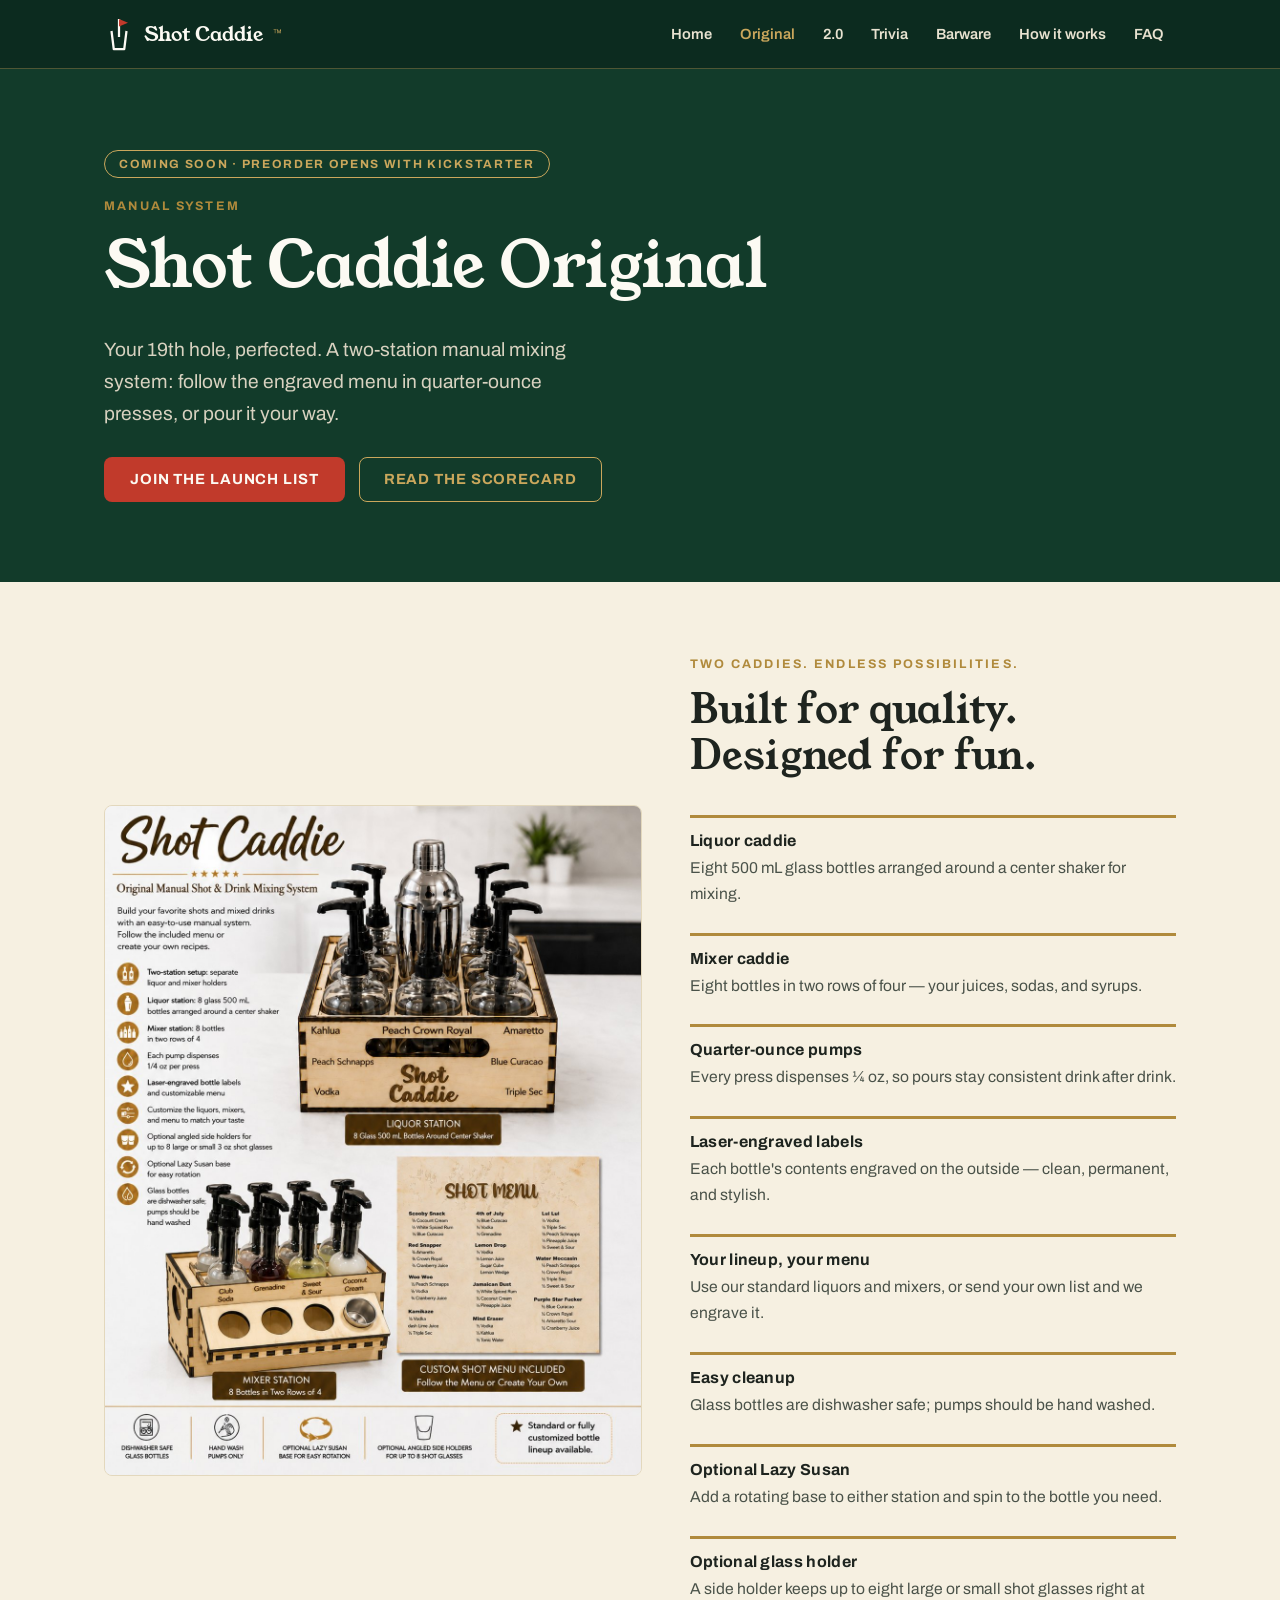
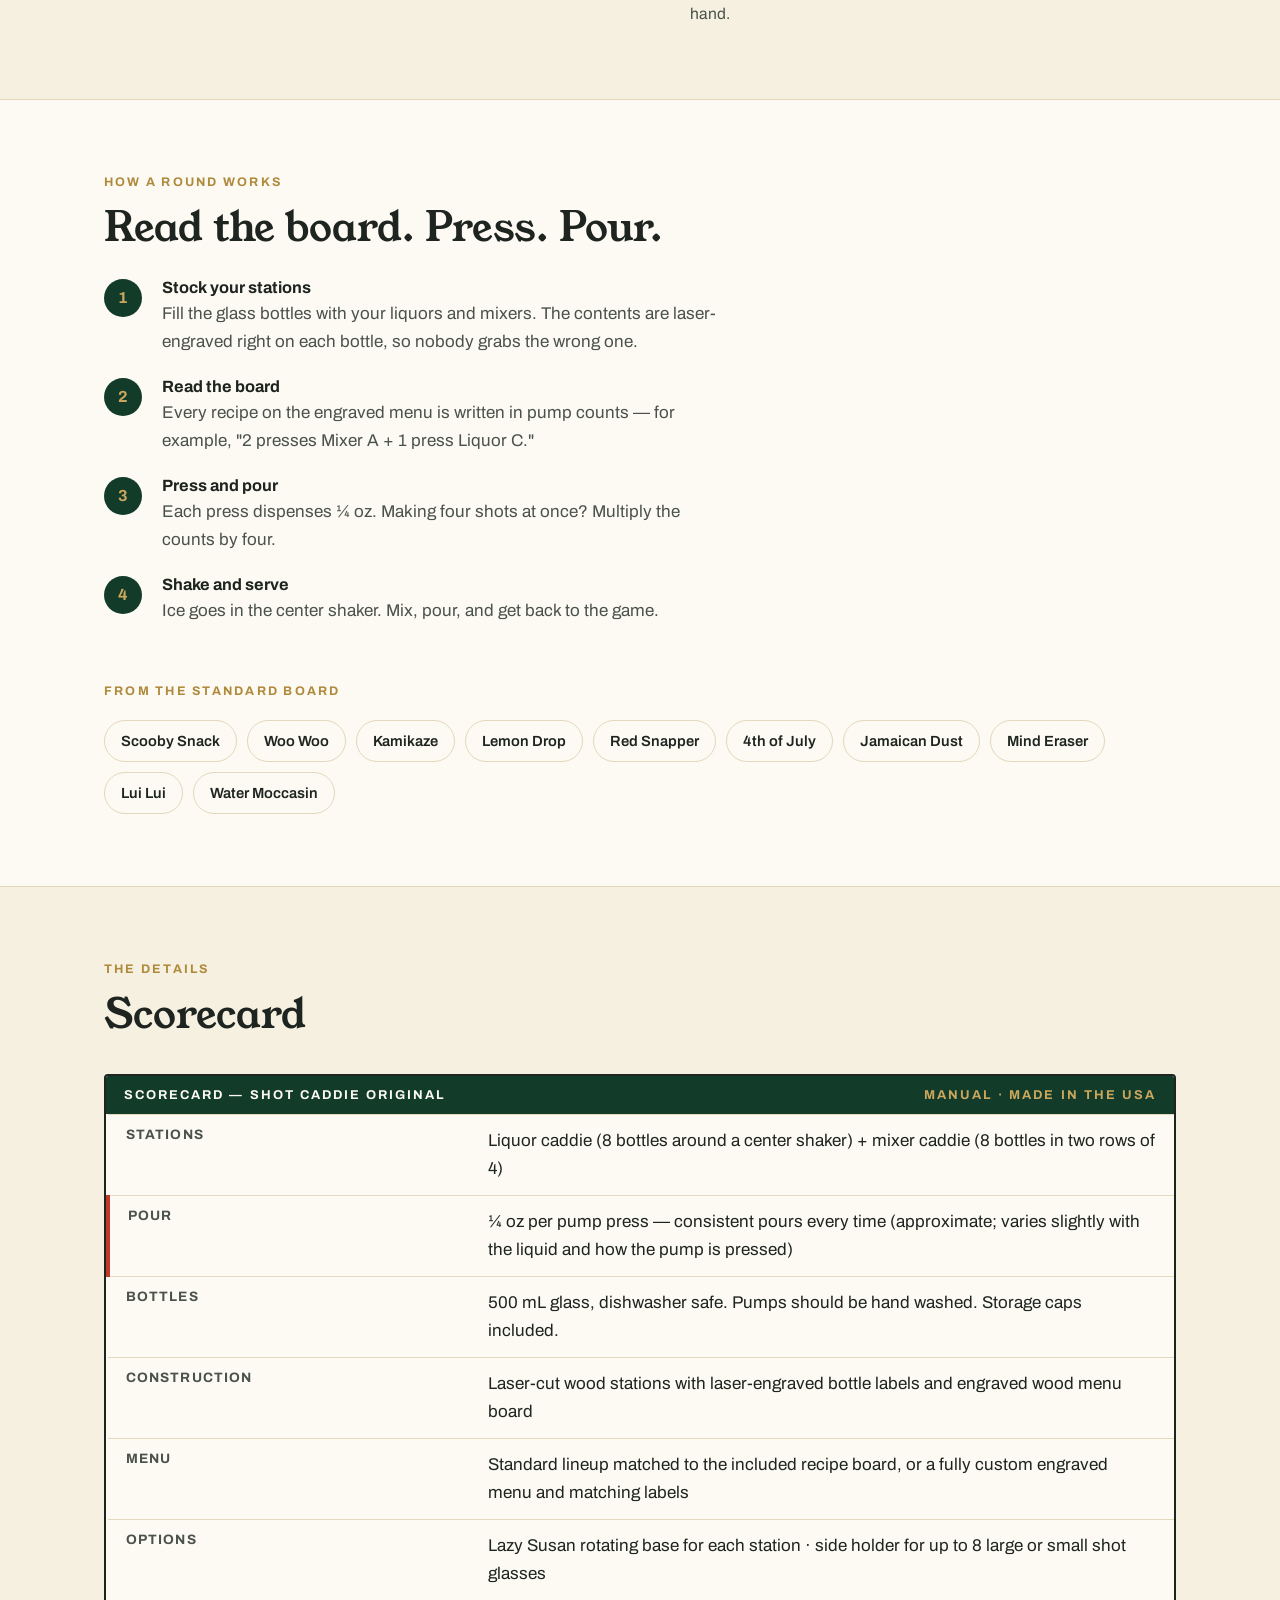
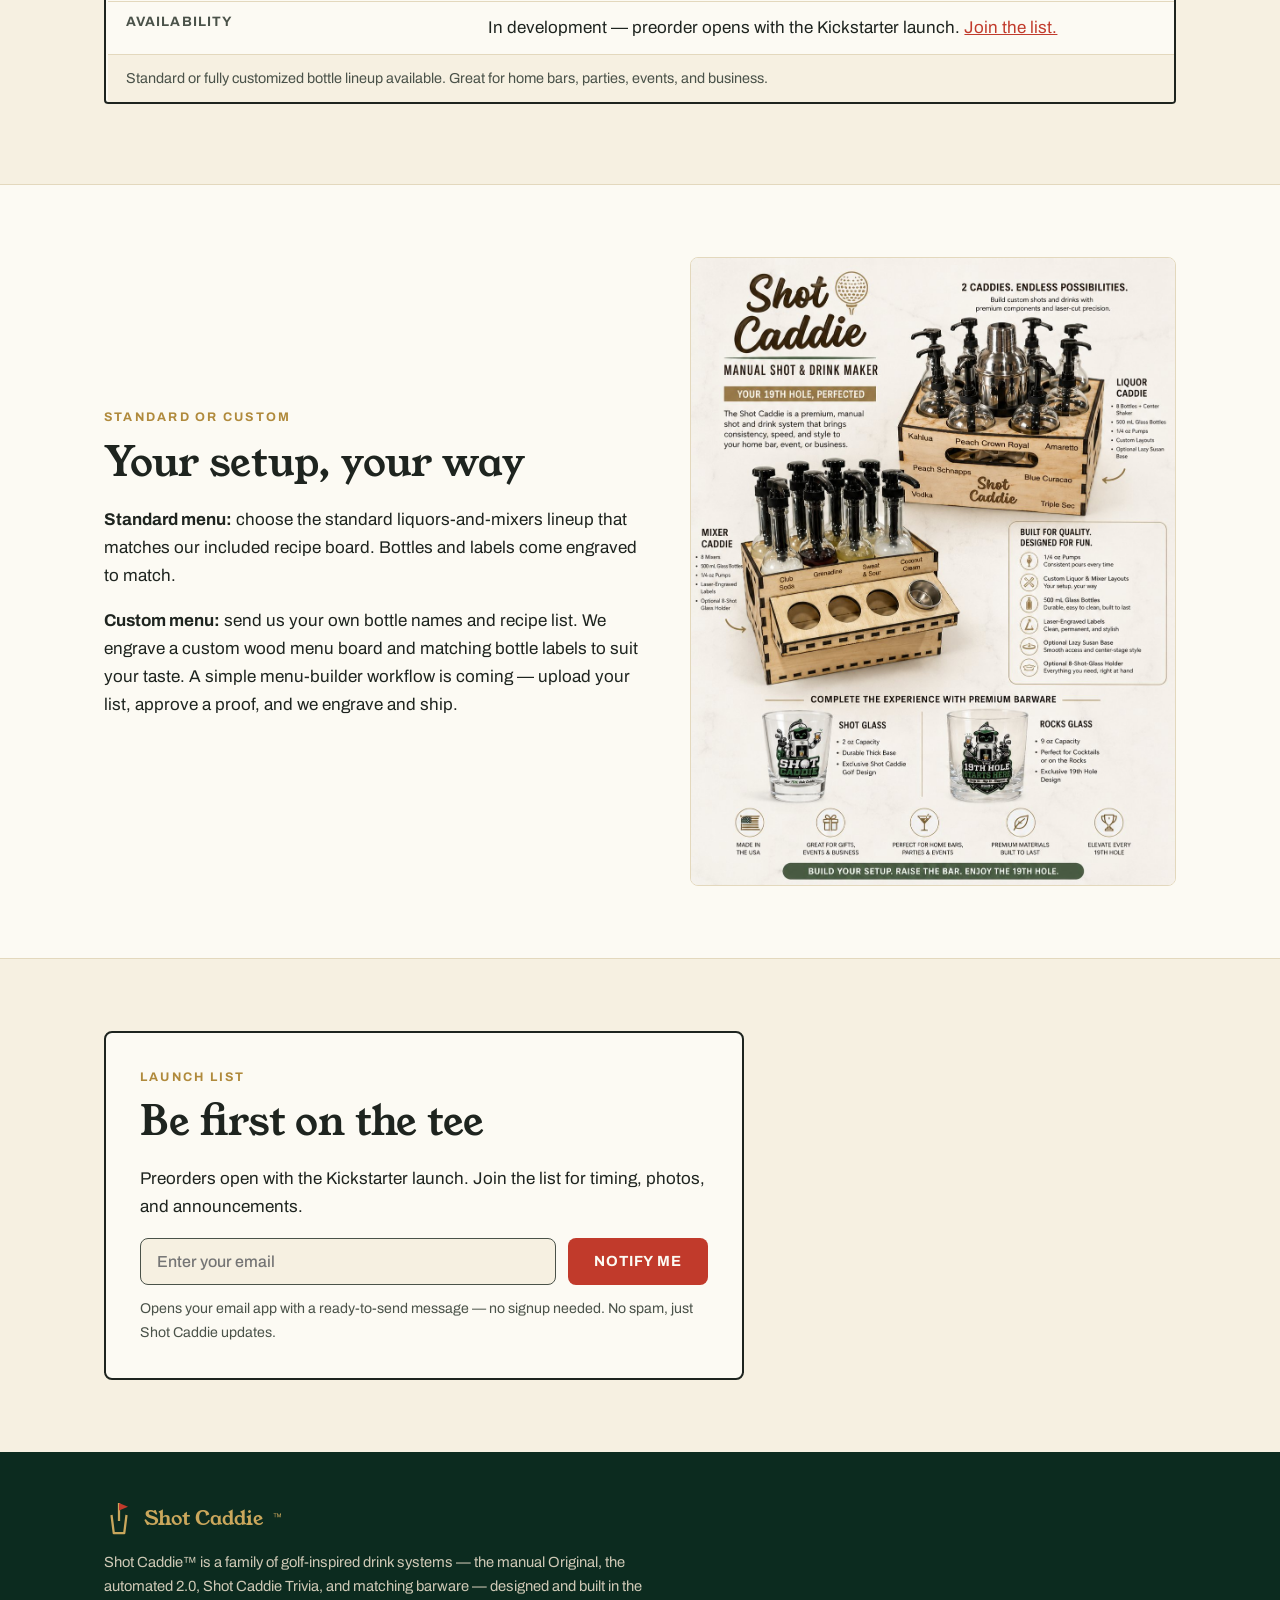
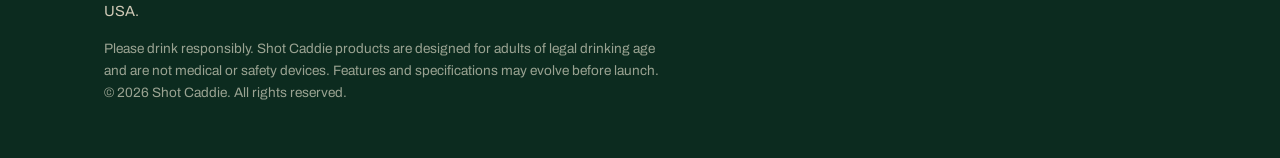
<file: original.html>
<!DOCTYPE html>
<html lang="en">
<head>
<meta charset="UTF-8">
<meta name="viewport" content="width=device-width, initial-scale=1.0">
<title>Shot Caddie™ Original — Manual Shot &amp; Drink Mixing System</title>
<meta name="description" content="Shot Caddie Original: a two-station manual mixing system with sixteen 500 mL glass pump bottles, quarter-ounce presses, laser-engraved labels, and an engraved recipe board. Custom or standard lineups. Coming soon.">
<link rel="canonical" href="https://shotcaddie.net/original.html">
<meta property="og:title" content="Shot Caddie™ Original — Manual Shot &amp; Drink Mixing System">
<meta property="og:description" content="Your 19th hole, perfected. Quarter-ounce presses, engraved menus, custom lineups. Coming soon.">
<meta property="og:type" content="website">
<meta property="og:url" content="https://shotcaddie.net/original.html">
<meta property="og:image" content="https://shotcaddie.net/images/original-overview.jpg">
<link rel="icon" href="data:image/svg+xml,%3Csvg xmlns='http://www.w3.org/2000/svg' viewBox='0 0 40 48'%3E%3Crect width='40' height='48' rx='8' fill='%230c2b1f'/%3E%3Cpath d='M10 20l3 24h14l3-24' fill='none' stroke='%23f6f0e1' stroke-width='3'/%3E%3Cline x1='20' y1='4' x2='20' y2='28' stroke='%23f6f0e1' stroke-width='3'/%3E%3Cpath d='M20 4l12 5-12 5z' fill='%23c13a2b'/%3E%3C/svg%3E">
<link rel="preconnect" href="https://fonts.googleapis.com">
<link rel="preconnect" href="https://fonts.gstatic.com" crossorigin>
<link href="https://fonts.googleapis.com/css2?family=Archivo:wght@400;600;700&family=Great+Vibes&family=Young+Serif&display=swap" rel="stylesheet">
<link rel="stylesheet" href="css/styles.css">
</head>
<body>

<header class="nav">
  <div class="nav-inner">
    <a class="brand" href="index.html" aria-label="Shot Caddie home">
      <svg viewBox="0 0 40 48" aria-hidden="true"><path d="M10 20l3 24h14l3-24" fill="none" stroke="currentColor" stroke-width="3" stroke-linejoin="round"/><line x1="20" y1="4" x2="20" y2="28" stroke="currentColor" stroke-width="3"/><path d="M20 4l12 5-12 5z" fill="#c13a2b"/></svg>
      Shot&nbsp;Caddie<span class="tm">™</span>
    </a>
    <button class="nav-toggle" aria-expanded="false" aria-controls="nav-links">Menu</button>
    <nav class="nav-links" id="nav-links" aria-label="Main">
      <a href="index.html">Home</a>
      <a href="original.html" aria-current="page">Original</a>
      <a href="shot-caddie-2.html">2.0</a>
      <a href="trivia.html">Trivia</a>
      <a href="barware.html">Barware</a>
      <a href="how-it-works.html">How it works</a>
      <a href="faq.html">FAQ</a>
    </nav>
  </div>
</header>

<main>

<section class="band" style="padding:80px 0;">
  <div class="wrap">
    <span class="pill">Coming soon · Preorder opens with Kickstarter</span>
    <p class="eyebrow">Manual system</p>
    <h1>Shot Caddie Original</h1>
    <p class="lede">Your 19th hole, perfected. A two-station manual mixing system: follow the engraved menu in quarter-ounce presses, or pour it your way.</p>
    <div class="hero-cta">
      <a class="btn" href="#signup">Join the launch list</a>
      <a class="btn-ghost" href="#scorecard">Read the scorecard</a>
    </div>
  </div>
</section>

<section class="sheet">
  <div class="wrap split">
    <div class="frame"><img src="images/original-overview.jpg" alt="Shot Caddie Original liquor station with eight pump bottles around a center shaker, and mixer station with eight bottles in two rows of four"></div>
    <div>
      <p class="eyebrow">Two caddies. Endless possibilities.</p>
      <h2>Built for quality. Designed for fun.</h2>
      <ul class="features">
        <li><h4>Liquor caddie</h4><p>Eight 500 mL glass bottles arranged around a center shaker for mixing.</p></li>
        <li><h4>Mixer caddie</h4><p>Eight bottles in two rows of four — your juices, sodas, and syrups.</p></li>
        <li><h4>Quarter-ounce pumps</h4><p>Every press dispenses ¼ oz, so pours stay consistent drink after drink.</p></li>
        <li><h4>Laser-engraved labels</h4><p>Each bottle's contents engraved on the outside — clean, permanent, and stylish.</p></li>
        <li><h4>Your lineup, your menu</h4><p>Use our standard liquors and mixers, or send your own list and we engrave it.</p></li>
        <li><h4>Easy cleanup</h4><p>Glass bottles are dishwasher safe; pumps should be hand washed.</p></li>
        <li><h4>Optional Lazy Susan</h4><p>Add a rotating base to either station and spin to the bottle you need.</p></li>
        <li><h4>Optional glass holder</h4><p>A side holder keeps up to eight large or small shot glasses right at hand.</p></li>
      </ul>
    </div>
  </div>
</section>

<section class="sheet sheet--tee rule-top">
  <div class="wrap">
    <p class="eyebrow">How a round works</p>
    <h2>Read the board. Press. Pour.</h2>
    <ol class="steps">
      <li><h4>Stock your stations</h4><p>Fill the glass bottles with your liquors and mixers. The contents are laser-engraved right on each bottle, so nobody grabs the wrong one.</p></li>
      <li><h4>Read the board</h4><p>Every recipe on the engraved menu is written in pump counts — for example, "2 presses Mixer A + 1 press Liquor C."</p></li>
      <li><h4>Press and pour</h4><p>Each press dispenses ¼ oz. Making four shots at once? Multiply the counts by four.</p></li>
      <li><h4>Shake and serve</h4><p>Ice goes in the center shaker. Mix, pour, and get back to the game.</p></li>
    </ol>
    <p class="eyebrow" style="margin-top:34px;">From the standard board</p>
    <ul class="chips">
      <li>Scooby Snack</li><li>Woo Woo</li><li>Kamikaze</li><li>Lemon Drop</li><li>Red Snapper</li>
      <li>4th of July</li><li>Jamaican Dust</li><li>Mind Eraser</li><li>Lui Lui</li><li>Water Moccasin</li>
    </ul>
  </div>
</section>

<section class="sheet rule-top" id="scorecard">
  <div class="wrap">
    <p class="eyebrow">The details</p>
    <h2>Scorecard</h2>
    <div class="scorecard">
      <div class="scorecard-head"><span>Scorecard — Shot Caddie Original</span><span class="hole">Manual · Made in the USA</span></div>
      <table>
        <tbody>
          <tr><th scope="row">Stations</th><td>Liquor caddie (8 bottles around a center shaker) + mixer caddie (8 bottles in two rows of 4)</td></tr>
          <tr class="flag"><th scope="row">Pour</th><td>¼ oz per pump press — consistent pours every time (approximate; varies slightly with the liquid and how the pump is pressed)</td></tr>
          <tr><th scope="row">Bottles</th><td>500 mL glass, dishwasher safe. Pumps should be hand washed. Storage caps included.</td></tr>
          <tr><th scope="row">Construction</th><td>Laser-cut wood stations with laser-engraved bottle labels and engraved wood menu board</td></tr>
          <tr><th scope="row">Menu</th><td>Standard lineup matched to the included recipe board, or a fully custom engraved menu and matching labels</td></tr>
          <tr><th scope="row">Options</th><td>Lazy Susan rotating base for each station · side holder for up to 8 large or small shot glasses</td></tr>
          <tr><th scope="row">Availability</th><td>In development — preorder opens with the Kickstarter launch. <a href="#signup">Join the list.</a></td></tr>
        </tbody>
        <tfoot><tr><td colspan="2">Standard or fully customized bottle lineup available. Great for home bars, parties, events, and business.</td></tr></tfoot>
      </table>
    </div>
  </div>
</section>

<section class="sheet sheet--tee rule-top">
  <div class="wrap split">
    <div>
      <p class="eyebrow">Standard or custom</p>
      <h2>Your setup, your way</h2>
      <p><strong>Standard menu:</strong> choose the standard liquors-and-mixers lineup that matches our included recipe board. Bottles and labels come engraved to match.</p>
      <p><strong>Custom menu:</strong> send us your own bottle names and recipe list. We engrave a custom wood menu board and matching bottle labels to suit your taste. A simple menu-builder workflow is coming — upload your list, approve a proof, and we engrave and ship.</p>
    </div>
    <div class="frame"><img src="images/original-barware.jpg" alt="Shot Caddie Original with matching 2 oz shot glass and 9 oz rocks glass barware" loading="lazy"></div>
  </div>
</section>

<section class="sheet rule-top">
  <div class="wrap">
    <div class="signup" id="signup">
      <p class="eyebrow">Launch list</p>
      <h2 class="mt-0">Be first on the tee</h2>
      <p>Preorders open with the Kickstarter launch. Join the list for timing, photos, and announcements.</p>
      <form class="signup-form" data-signup data-source="Original">
        <input type="email" name="email" placeholder="Enter your email" aria-label="Email address" required>
        <button class="btn" type="submit">Notify me</button>
      </form>
      <noscript><p style="margin-top:12px"><a class="btn" href="mailto:orders@flyingbindustries.com?subject=Shot%20Caddie%20launch%20list">Email us to join the launch list</a></p></noscript>
      <small>Opens your email app with a ready-to-send message — no signup needed. No spam, just Shot Caddie updates.</small>
    </div>
  </div>
</section>

</main>

<footer class="footer">
  <div class="wrap">
    <a class="brand" href="index.html" aria-label="Shot Caddie home">
      <svg viewBox="0 0 40 48" aria-hidden="true"><path d="M10 20l3 24h14l3-24" fill="none" stroke="currentColor" stroke-width="3" stroke-linejoin="round"/><line x1="20" y1="4" x2="20" y2="28" stroke="currentColor" stroke-width="3"/><path d="M20 4l12 5-12 5z" fill="#c13a2b"/></svg>
      Shot&nbsp;Caddie<span class="tm">™</span>
    </a>
    <p>Shot Caddie™ is a family of golf-inspired drink systems — the manual Original, the automated 2.0, Shot Caddie Trivia, and matching barware — designed and built in the USA.</p>
    <p class="fineprint">Please drink responsibly. Shot Caddie products are designed for adults of legal drinking age and are not medical or safety devices. Features and specifications may evolve before launch.<br>© 2026 Shot Caddie. All rights reserved.</p>
  </div>
</footer>

<script>
document.querySelector('.nav-toggle').addEventListener('click', function () {
  var links = document.getElementById('nav-links');
  var open = links.classList.toggle('open');
  this.setAttribute('aria-expanded', open);
});
</script>
<script src="js/site.js" defer></script>
</body>
</html>
</file>
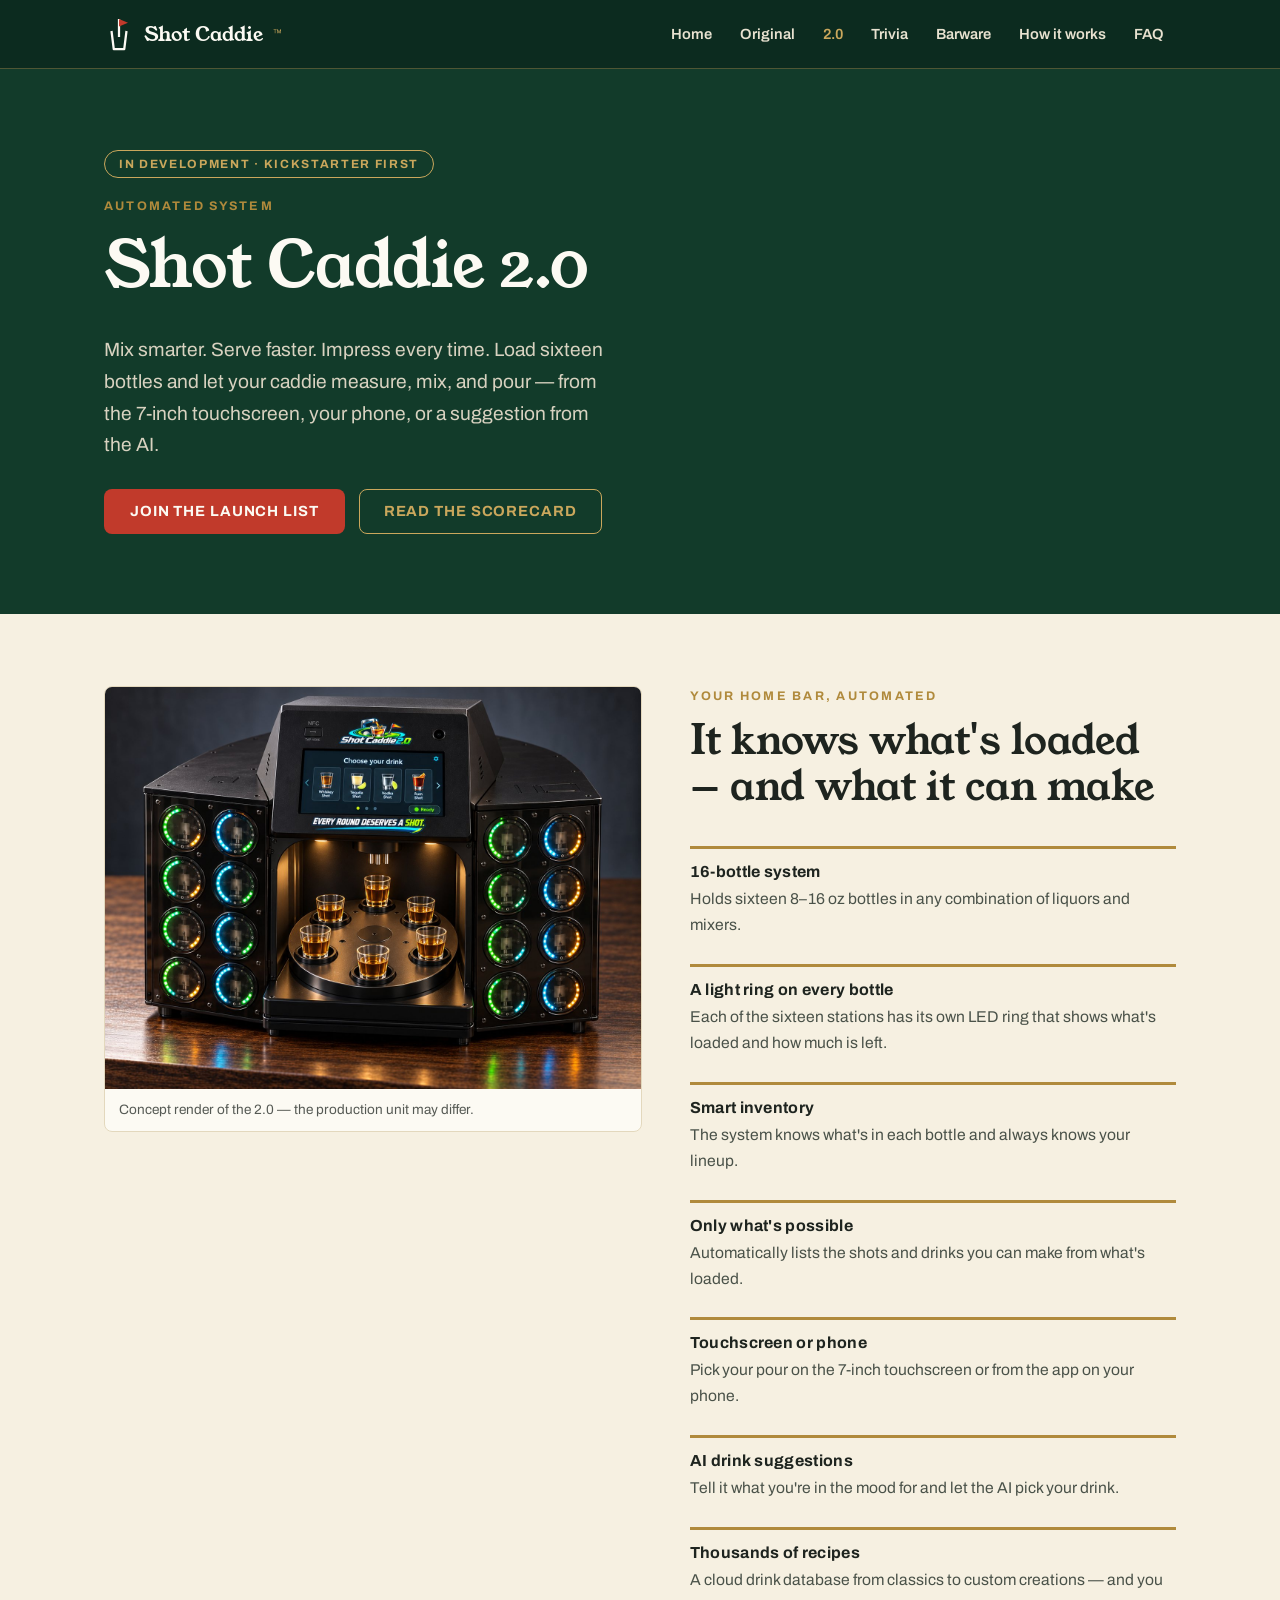
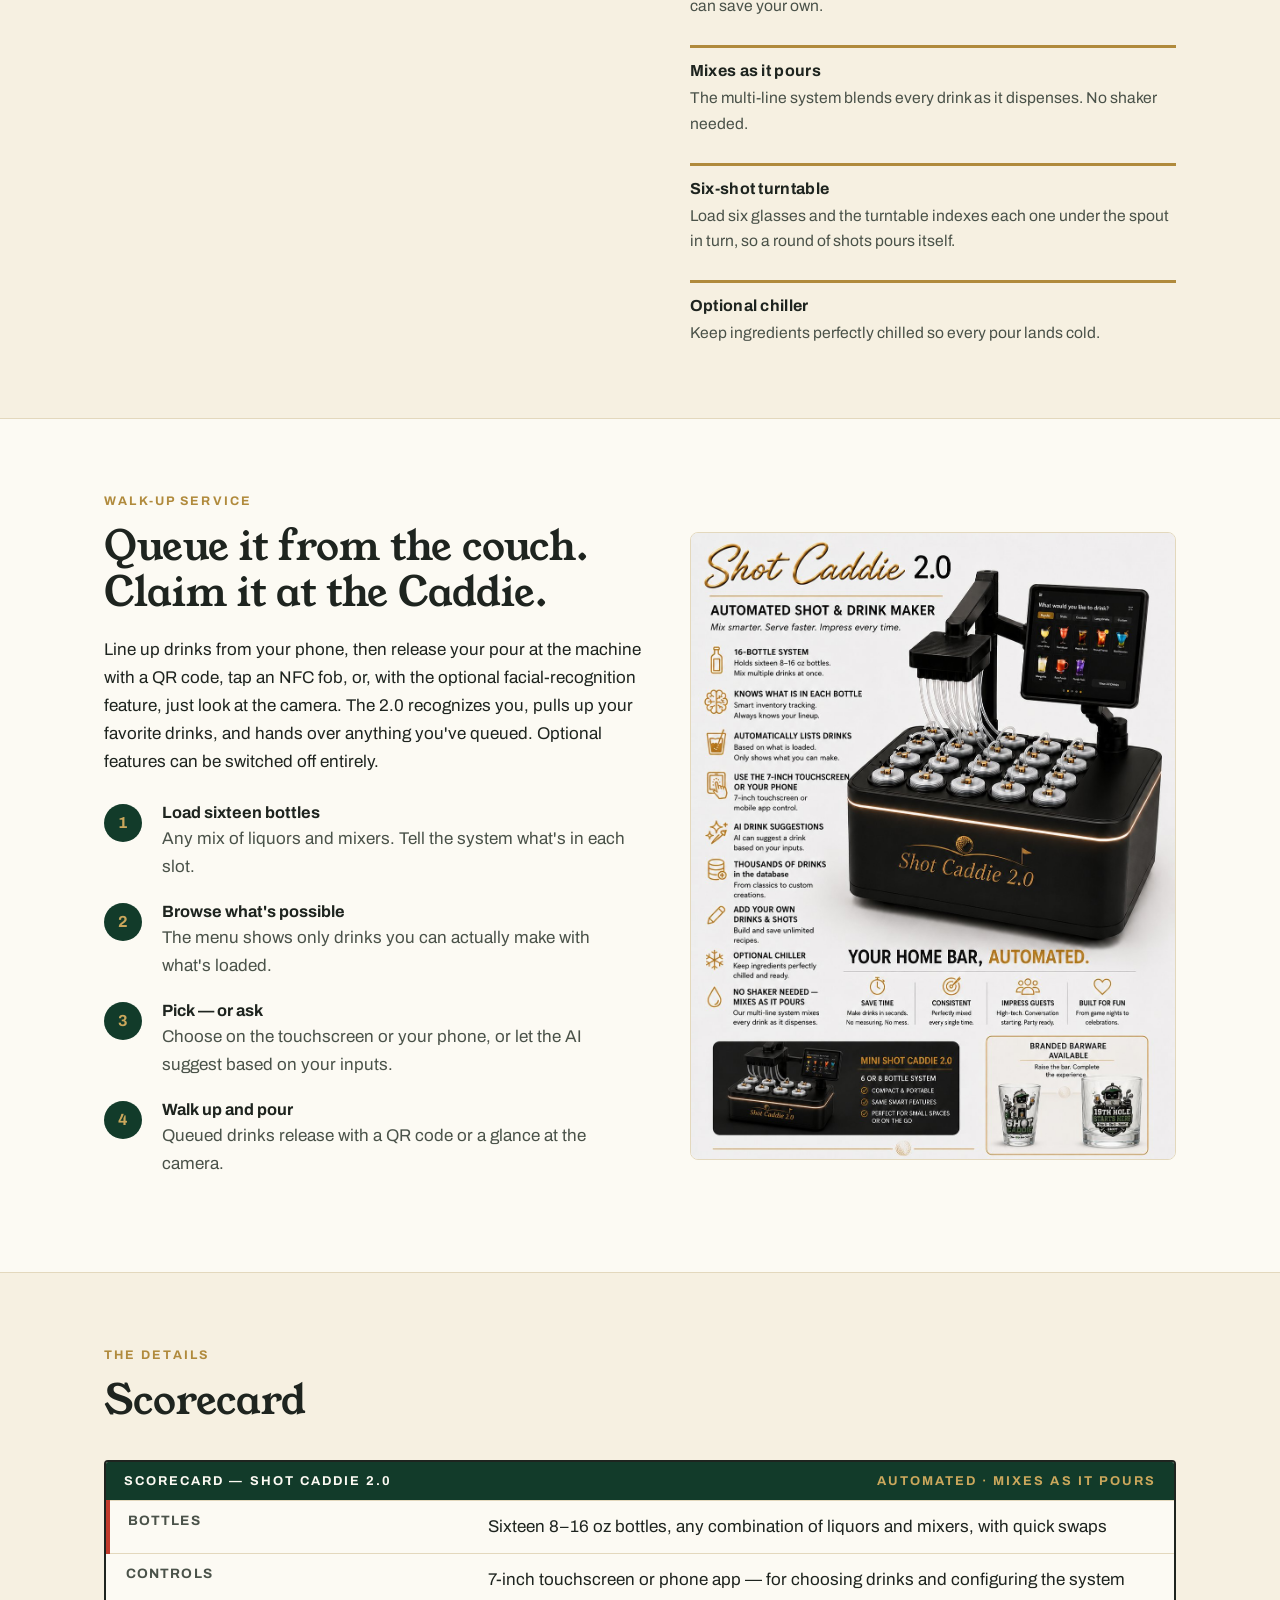
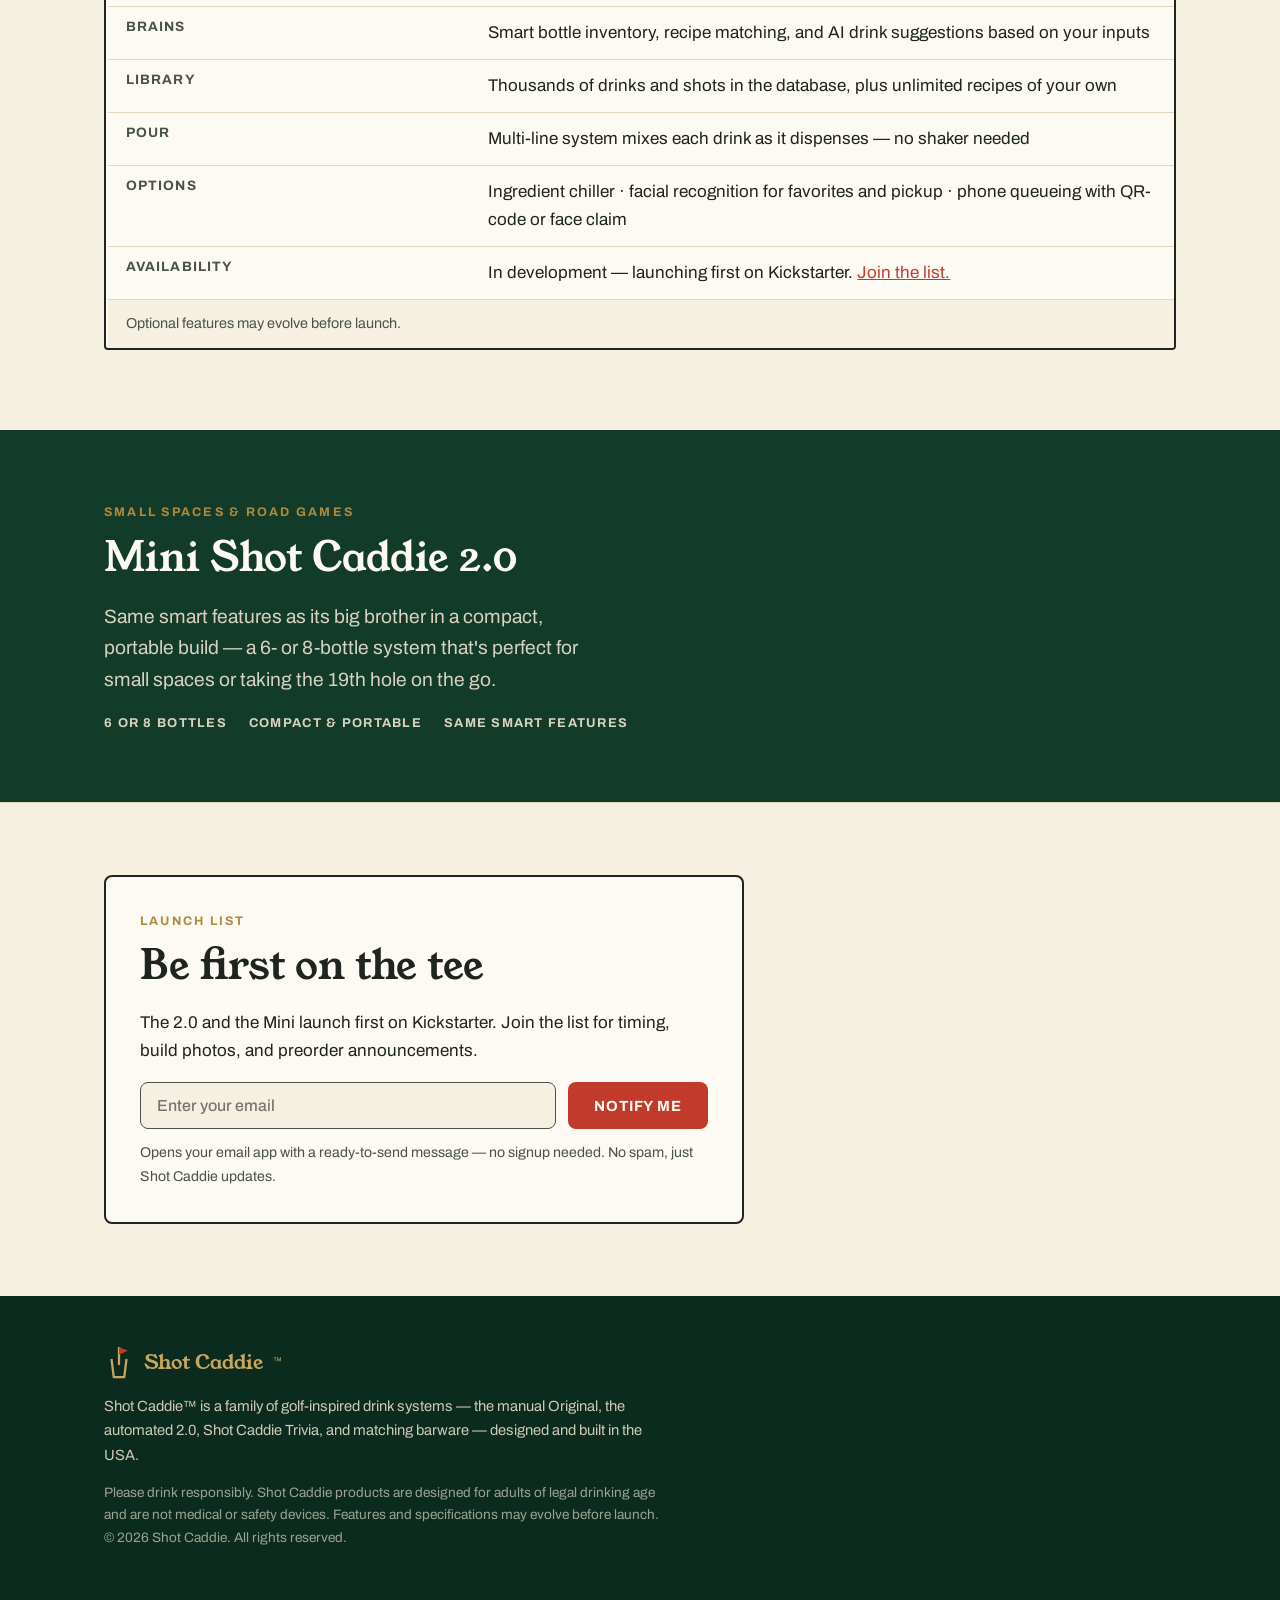
<file: shot-caddie-2.html>
<!DOCTYPE html>
<html lang="en">
<head>
<meta charset="UTF-8">
<meta name="viewport" content="width=device-width, initial-scale=1.0">
<title>Shot Caddie™ 2.0 — Automated Shot &amp; Drink Maker</title>
<meta name="description" content="Shot Caddie 2.0: an automated shot and drink maker with sixteen smart bottles, a 7-inch touchscreen or phone control, AI drink suggestions, optional chiller and facial recognition — plus the compact Mini. In development.">
<link rel="canonical" href="https://shotcaddie.net/shot-caddie-2.html">
<meta property="og:title" content="Shot Caddie™ 2.0 — Automated Shot &amp; Drink Maker">
<meta property="og:description" content="Mix smarter. Serve faster. Sixteen ring-lit bottle stations, touchscreen or phone control, a six-shot turntable. In development — Kickstarter first.">
<meta property="og:type" content="website">
<meta property="og:url" content="https://shotcaddie.net/shot-caddie-2.html">
<meta property="og:image" content="https://shotcaddie.net/images/sc2-overview.jpg">
<link rel="icon" href="data:image/svg+xml,%3Csvg xmlns='http://www.w3.org/2000/svg' viewBox='0 0 40 48'%3E%3Crect width='40' height='48' rx='8' fill='%230c2b1f'/%3E%3Cpath d='M10 20l3 24h14l3-24' fill='none' stroke='%23f6f0e1' stroke-width='3'/%3E%3Cline x1='20' y1='4' x2='20' y2='28' stroke='%23f6f0e1' stroke-width='3'/%3E%3Cpath d='M20 4l12 5-12 5z' fill='%23c13a2b'/%3E%3C/svg%3E">
<link rel="preconnect" href="https://fonts.googleapis.com">
<link rel="preconnect" href="https://fonts.gstatic.com" crossorigin>
<link href="https://fonts.googleapis.com/css2?family=Archivo:wght@400;600;700&family=Great+Vibes&family=Young+Serif&display=swap" rel="stylesheet">
<link rel="stylesheet" href="css/styles.css">
</head>
<body>

<header class="nav">
  <div class="nav-inner">
    <a class="brand" href="index.html" aria-label="Shot Caddie home">
      <svg viewBox="0 0 40 48" aria-hidden="true"><path d="M10 20l3 24h14l3-24" fill="none" stroke="currentColor" stroke-width="3" stroke-linejoin="round"/><line x1="20" y1="4" x2="20" y2="28" stroke="currentColor" stroke-width="3"/><path d="M20 4l12 5-12 5z" fill="#c13a2b"/></svg>
      Shot&nbsp;Caddie<span class="tm">™</span>
    </a>
    <button class="nav-toggle" aria-expanded="false" aria-controls="nav-links">Menu</button>
    <nav class="nav-links" id="nav-links" aria-label="Main">
      <a href="index.html">Home</a>
      <a href="original.html">Original</a>
      <a href="shot-caddie-2.html" aria-current="page">2.0</a>
      <a href="trivia.html">Trivia</a>
      <a href="barware.html">Barware</a>
      <a href="how-it-works.html">How it works</a>
      <a href="faq.html">FAQ</a>
    </nav>
  </div>
</header>

<main>

<section class="band" style="padding:80px 0;">
  <div class="wrap">
    <span class="pill">In development · Kickstarter first</span>
    <p class="eyebrow">Automated system</p>
    <h1>Shot Caddie 2.0</h1>
    <p class="lede">Mix smarter. Serve faster. Impress every time. Load sixteen bottles and let your caddie measure, mix, and pour — from the 7-inch touchscreen, your phone, or a suggestion from the AI.</p>
    <div class="hero-cta">
      <a class="btn" href="#signup">Join the launch list</a>
      <a class="btn-ghost" href="#scorecard">Read the scorecard</a>
    </div>
  </div>
</section>

<section class="sheet">
  <div class="wrap split">
    <figure class="frame" style="margin:0;align-self:start;position:sticky;top:90px"><img src="images/sc2-overview.jpg" alt="Shot Caddie 2.0 concept render: sixteen ring-lit bottle stations, a 7-inch touchscreen drink menu, an NFC tap point and a rotating six-shot turntable"><figcaption style="padding:10px 14px;font-size:.85rem;opacity:.75">Concept render of the 2.0 — the production unit may differ.</figcaption></figure>
    <div>
      <p class="eyebrow">Your home bar, automated</p>
      <h2>It knows what's loaded — and what it can make</h2>
      <ul class="features">
        <li><h4>16-bottle system</h4><p>Holds sixteen 8–16 oz bottles in any combination of liquors and mixers.</p></li>
        <li><h4>A light ring on every bottle</h4><p>Each of the sixteen stations has its own LED ring that shows what's loaded and how much is left.</p></li>
        <li><h4>Smart inventory</h4><p>The system knows what's in each bottle and always knows your lineup.</p></li>
        <li><h4>Only what's possible</h4><p>Automatically lists the shots and drinks you can make from what's loaded.</p></li>
        <li><h4>Touchscreen or phone</h4><p>Pick your pour on the 7-inch touchscreen or from the app on your phone.</p></li>
        <li><h4>AI drink suggestions</h4><p>Tell it what you're in the mood for and let the AI pick your drink.</p></li>
        <li><h4>Thousands of recipes</h4><p>A cloud drink database from classics to custom creations — and you can save your own.</p></li>
        <li><h4>Mixes as it pours</h4><p>The multi-line system blends every drink as it dispenses. No shaker needed.</p></li>
        <li><h4>Six-shot turntable</h4><p>Load six glasses and the turntable indexes each one under the spout in turn, so a round of shots pours itself.</p></li>
        <li><h4>Optional chiller</h4><p>Keep ingredients perfectly chilled so every pour lands cold.</p></li>
      </ul>
    </div>
  </div>
</section>

<section class="sheet sheet--tee rule-top">
  <div class="wrap split">
    <div>
      <p class="eyebrow">Walk-up service</p>
      <h2>Queue it from the couch. Claim it at the Caddie.</h2>
      <p>Line up drinks from your phone, then release your pour at the machine with a QR code, tap an NFC fob, or, with the optional facial-recognition feature, just look at the camera. The 2.0 recognizes you, pulls up your favorite drinks, and hands over anything you've queued. Optional features can be switched off entirely.</p>
      <ol class="steps">
        <li><h4>Load sixteen bottles</h4><p>Any mix of liquors and mixers. Tell the system what's in each slot.</p></li>
        <li><h4>Browse what's possible</h4><p>The menu shows only drinks you can actually make with what's loaded.</p></li>
        <li><h4>Pick — or ask</h4><p>Choose on the touchscreen or your phone, or let the AI suggest based on your inputs.</p></li>
        <li><h4>Walk up and pour</h4><p>Queued drinks release with a QR code or a glance at the camera.</p></li>
      </ol>
    </div>
    <div class="frame"><img src="images/sc2-barware.jpg" alt="Shot Caddie 2.0 with Mini variant and branded barware" loading="lazy"></div>
  </div>
</section>

<section class="sheet rule-top" id="scorecard">
  <div class="wrap">
    <p class="eyebrow">The details</p>
    <h2>Scorecard</h2>
    <div class="scorecard">
      <div class="scorecard-head"><span>Scorecard — Shot Caddie 2.0</span><span class="hole">Automated · Mixes as it pours</span></div>
      <table>
        <tbody>
          <tr class="flag"><th scope="row">Bottles</th><td>Sixteen 8–16 oz bottles, any combination of liquors and mixers, with quick swaps</td></tr>
          <tr><th scope="row">Controls</th><td>7-inch touchscreen or phone app — for choosing drinks and configuring the system</td></tr>
          <tr><th scope="row">Brains</th><td>Smart bottle inventory, recipe matching, and AI drink suggestions based on your inputs</td></tr>
          <tr><th scope="row">Library</th><td>Thousands of drinks and shots in the database, plus unlimited recipes of your own</td></tr>
          <tr><th scope="row">Pour</th><td>Multi-line system mixes each drink as it dispenses — no shaker needed</td></tr>
          <tr><th scope="row">Options</th><td>Ingredient chiller · facial recognition for favorites and pickup · phone queueing with QR-code or face claim</td></tr>
          <tr><th scope="row">Availability</th><td>In development — launching first on Kickstarter. <a href="#signup">Join the list.</a></td></tr>
        </tbody>
        <tfoot><tr><td colspan="2">Optional features may evolve before launch.</td></tr></tfoot>
      </table>
    </div>
  </div>
</section>

<section class="band">
  <div class="wrap">
    <p class="eyebrow">Small spaces &amp; road games</p>
    <h2>Mini Shot Caddie 2.0</h2>
    <p class="lede">Same smart features as its big brother in a compact, portable build — a 6- or 8-bottle system that's perfect for small spaces or taking the 19th hole on the go.</p>
    <div class="badge-row"><span>6 or 8 bottles</span><span>Compact &amp; portable</span><span>Same smart features</span></div>
  </div>
</section>

<section class="sheet rule-top">
  <div class="wrap">
    <div class="signup" id="signup">
      <p class="eyebrow">Launch list</p>
      <h2 class="mt-0">Be first on the tee</h2>
      <p>The 2.0 and the Mini launch first on Kickstarter. Join the list for timing, build photos, and preorder announcements.</p>
      <form class="signup-form" data-signup data-source="2.0">
        <input type="email" name="email" placeholder="Enter your email" aria-label="Email address" required>
        <button class="btn" type="submit">Notify me</button>
      </form>
      <noscript><p style="margin-top:12px"><a class="btn" href="mailto:orders@flyingbindustries.com?subject=Shot%20Caddie%20launch%20list">Email us to join the launch list</a></p></noscript>
      <small>Opens your email app with a ready-to-send message — no signup needed. No spam, just Shot Caddie updates.</small>
    </div>
  </div>
</section>

</main>

<footer class="footer">
  <div class="wrap">
    <a class="brand" href="index.html" aria-label="Shot Caddie home">
      <svg viewBox="0 0 40 48" aria-hidden="true"><path d="M10 20l3 24h14l3-24" fill="none" stroke="currentColor" stroke-width="3" stroke-linejoin="round"/><line x1="20" y1="4" x2="20" y2="28" stroke="currentColor" stroke-width="3"/><path d="M20 4l12 5-12 5z" fill="#c13a2b"/></svg>
      Shot&nbsp;Caddie<span class="tm">™</span>
    </a>
    <p>Shot Caddie™ is a family of golf-inspired drink systems — the manual Original, the automated 2.0, Shot Caddie Trivia, and matching barware — designed and built in the USA.</p>
    <p class="fineprint">Please drink responsibly. Shot Caddie products are designed for adults of legal drinking age and are not medical or safety devices. Features and specifications may evolve before launch.<br>© 2026 Shot Caddie. All rights reserved.</p>
  </div>
</footer>

<script>
document.querySelector('.nav-toggle').addEventListener('click', function () {
  var links = document.getElementById('nav-links');
  var open = links.classList.toggle('open');
  this.setAttribute('aria-expanded', open);
});
</script>
<script src="js/site.js" defer></script>
</body>
</html>
</file>
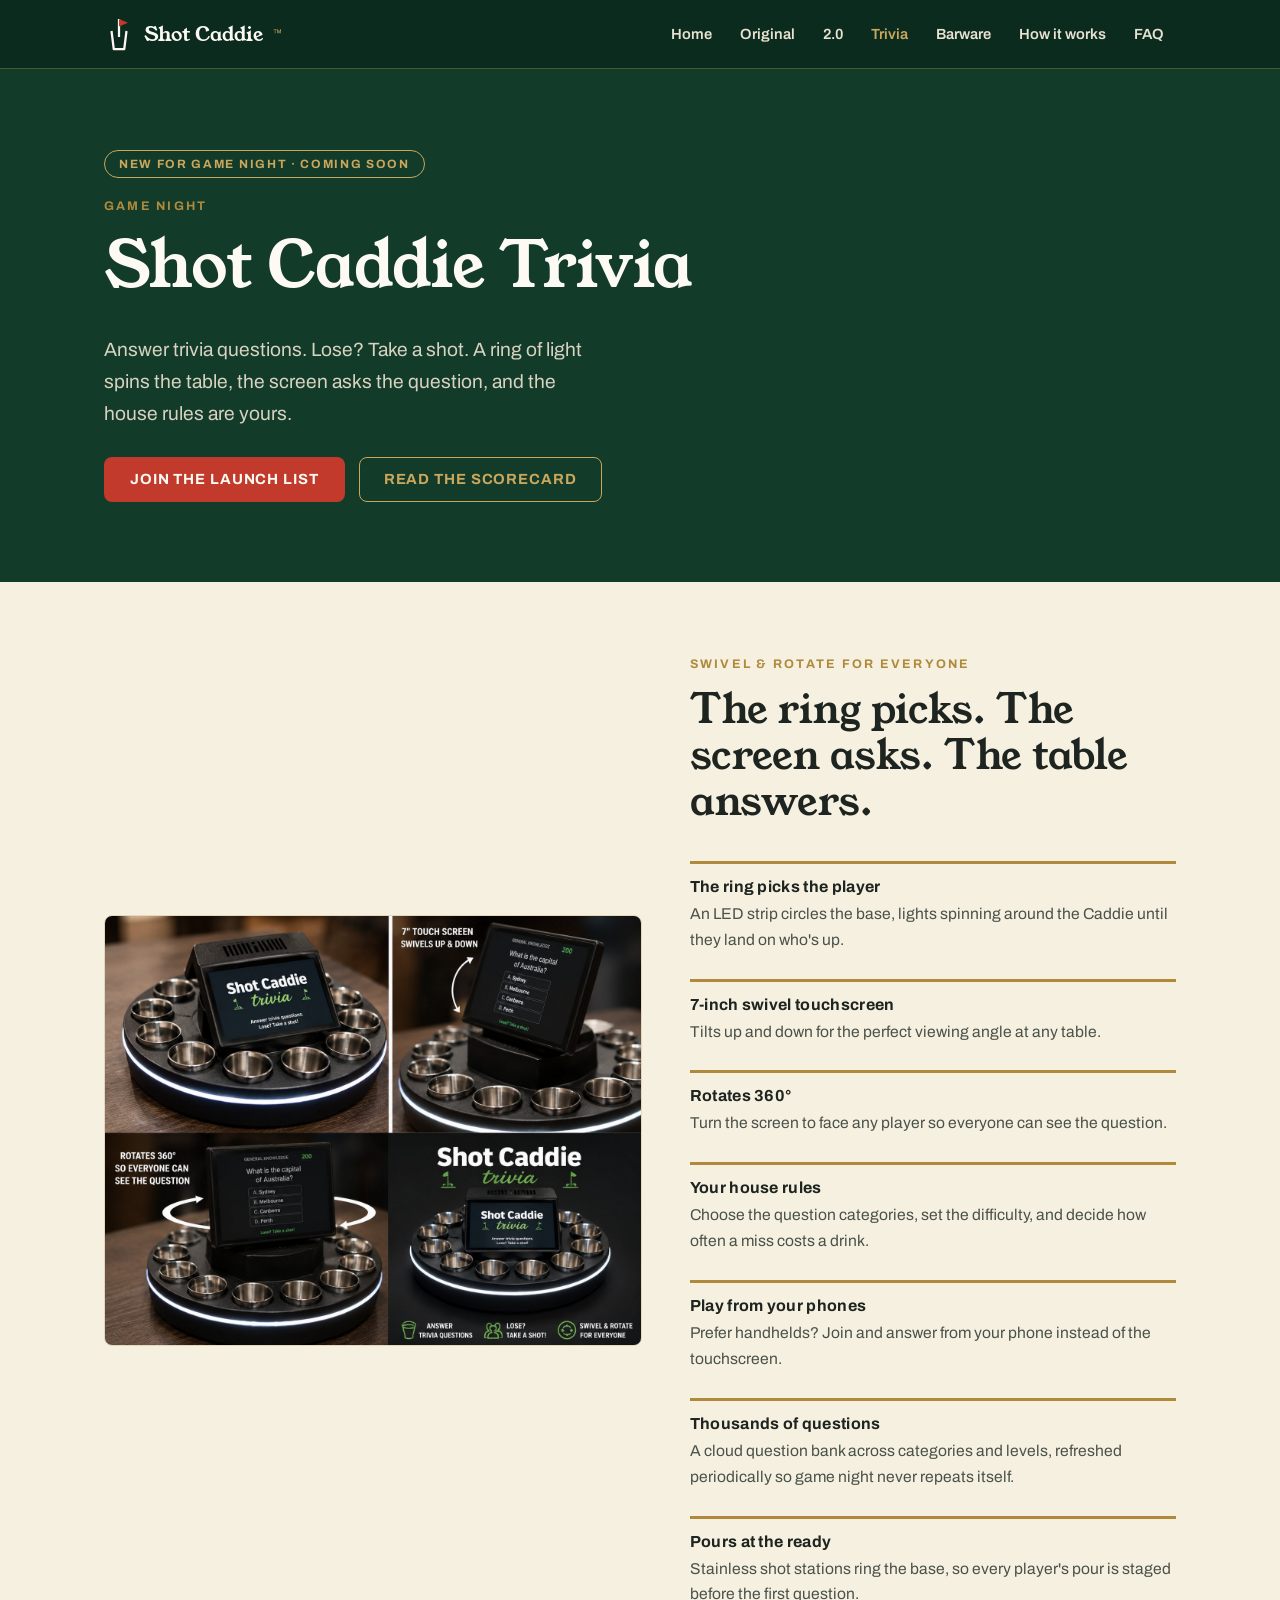
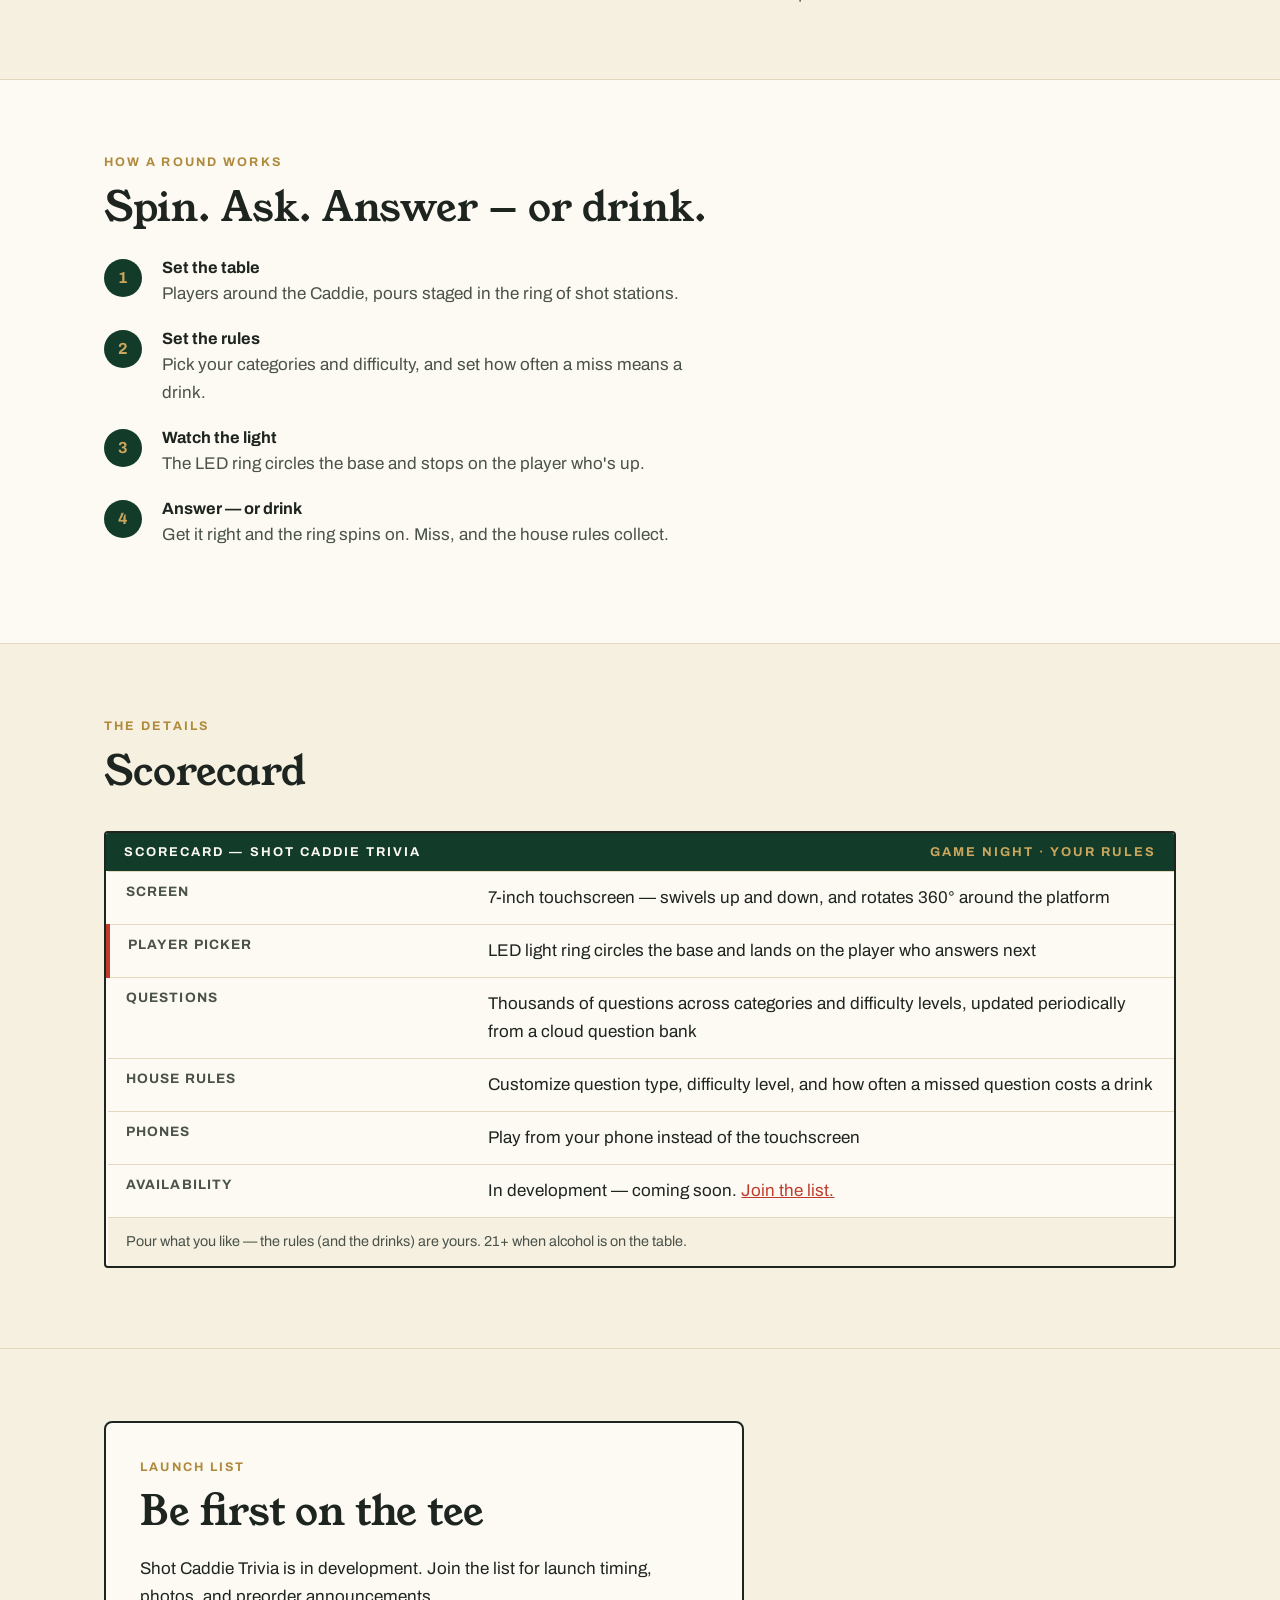
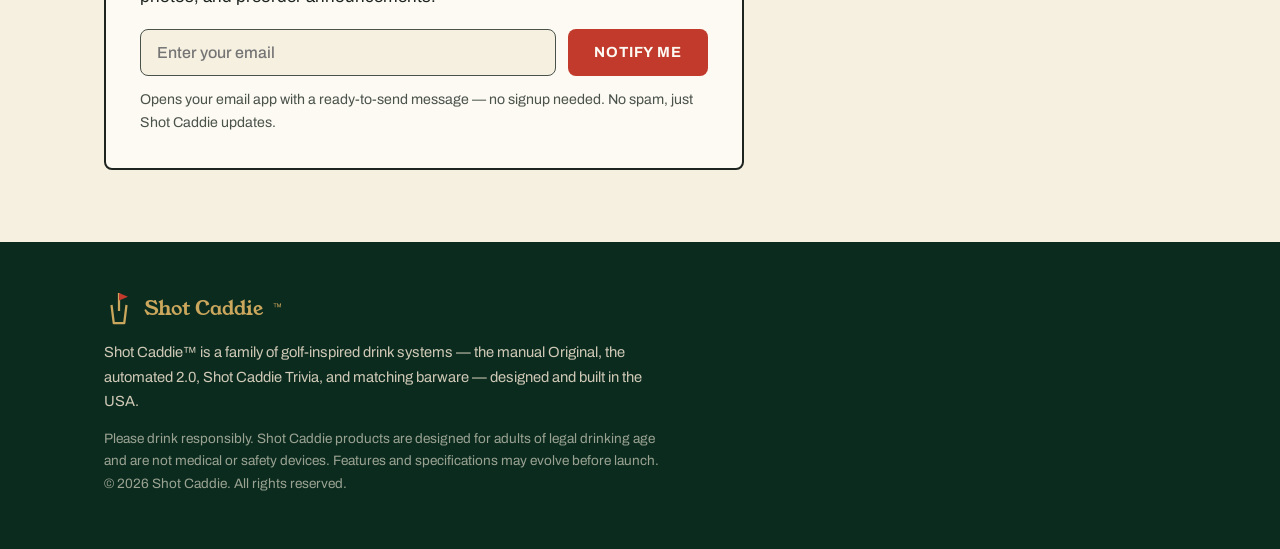
<file: trivia.html>
<!DOCTYPE html>
<html lang="en">
<head>
<meta charset="UTF-8">
<meta name="viewport" content="width=device-width, initial-scale=1.0">
<title>Shot Caddie™ Trivia — Answer Trivia Questions. Lose? Take a Shot.</title>
<meta name="description" content="Shot Caddie Trivia: a rotating 7-inch touchscreen asks the questions, an LED ring picks the player, and a wrong answer costs a shot. Customize categories, difficulty, and the house rules. Thousands of cloud-updated questions. Coming soon.">
<link rel="canonical" href="https://shotcaddie.net/trivia.html">
<meta property="og:title" content="Shot Caddie™ Trivia — Answer Trivia Questions. Lose? Take a Shot.">
<meta property="og:description" content="The ring of light picks the player. The screen asks the question. Your rules decide the rest. Coming soon.">
<meta property="og:type" content="website">
<meta property="og:url" content="https://shotcaddie.net/trivia.html">
<meta property="og:image" content="https://shotcaddie.net/images/trivia-overview.jpg">
<link rel="icon" href="data:image/svg+xml,%3Csvg xmlns='http://www.w3.org/2000/svg' viewBox='0 0 40 48'%3E%3Crect width='40' height='48' rx='8' fill='%230c2b1f'/%3E%3Cpath d='M10 20l3 24h14l3-24' fill='none' stroke='%23f6f0e1' stroke-width='3'/%3E%3Cline x1='20' y1='4' x2='20' y2='28' stroke='%23f6f0e1' stroke-width='3'/%3E%3Cpath d='M20 4l12 5-12 5z' fill='%23c13a2b'/%3E%3C/svg%3E">
<link rel="preconnect" href="https://fonts.googleapis.com">
<link rel="preconnect" href="https://fonts.gstatic.com" crossorigin>
<link href="https://fonts.googleapis.com/css2?family=Archivo:wght@400;600;700&family=Great+Vibes&family=Young+Serif&display=swap" rel="stylesheet">
<link rel="stylesheet" href="css/styles.css">
</head>
<body>

<header class="nav">
  <div class="nav-inner">
    <a class="brand" href="index.html" aria-label="Shot Caddie home">
      <svg viewBox="0 0 40 48" aria-hidden="true"><path d="M10 20l3 24h14l3-24" fill="none" stroke="currentColor" stroke-width="3" stroke-linejoin="round"/><line x1="20" y1="4" x2="20" y2="28" stroke="currentColor" stroke-width="3"/><path d="M20 4l12 5-12 5z" fill="#c13a2b"/></svg>
      Shot&nbsp;Caddie<span class="tm">™</span>
    </a>
    <button class="nav-toggle" aria-expanded="false" aria-controls="nav-links">Menu</button>
    <nav class="nav-links" id="nav-links" aria-label="Main">
      <a href="index.html">Home</a>
      <a href="original.html">Original</a>
      <a href="shot-caddie-2.html">2.0</a>
      <a href="trivia.html" aria-current="page">Trivia</a>
      <a href="barware.html">Barware</a>
      <a href="how-it-works.html">How it works</a>
      <a href="faq.html">FAQ</a>
    </nav>
  </div>
</header>

<main>

<section class="band" style="padding:80px 0;">
  <div class="wrap">
    <span class="pill">New for game night · Coming soon</span>
    <p class="eyebrow">Game night</p>
    <h1>Shot Caddie Trivia</h1>
    <p class="lede">Answer trivia questions. Lose? Take a shot. A ring of light spins the table, the screen asks the question, and the house rules are yours.</p>
    <div class="hero-cta">
      <a class="btn" href="#signup">Join the launch list</a>
      <a class="btn-ghost" href="#scorecard">Read the scorecard</a>
    </div>
  </div>
</section>

<section class="sheet">
  <div class="wrap split">
    <div class="frame"><img src="images/trivia-overview.jpg" alt="Shot Caddie Trivia — a 7-inch touchscreen that swivels and rotates above a base ringed with LED lights and stainless shot stations"></div>
    <div>
      <p class="eyebrow">Swivel &amp; rotate for everyone</p>
      <h2>The ring picks. The screen asks. The table answers.</h2>
      <ul class="features">
        <li><h4>The ring picks the player</h4><p>An LED strip circles the base, lights spinning around the Caddie until they land on who's up.</p></li>
        <li><h4>7-inch swivel touchscreen</h4><p>Tilts up and down for the perfect viewing angle at any table.</p></li>
        <li><h4>Rotates 360°</h4><p>Turn the screen to face any player so everyone can see the question.</p></li>
        <li><h4>Your house rules</h4><p>Choose the question categories, set the difficulty, and decide how often a miss costs a drink.</p></li>
        <li><h4>Play from your phones</h4><p>Prefer handhelds? Join and answer from your phone instead of the touchscreen.</p></li>
        <li><h4>Thousands of questions</h4><p>A cloud question bank across categories and levels, refreshed periodically so game night never repeats itself.</p></li>
        <li><h4>Pours at the ready</h4><p>Stainless shot stations ring the base, so every player's pour is staged before the first question.</p></li>
      </ul>
    </div>
  </div>
</section>

<section class="sheet sheet--tee rule-top">
  <div class="wrap">
    <p class="eyebrow">How a round works</p>
    <h2>Spin. Ask. Answer — or drink.</h2>
    <ol class="steps">
      <li><h4>Set the table</h4><p>Players around the Caddie, pours staged in the ring of shot stations.</p></li>
      <li><h4>Set the rules</h4><p>Pick your categories and difficulty, and set how often a miss means a drink.</p></li>
      <li><h4>Watch the light</h4><p>The LED ring circles the base and stops on the player who's up.</p></li>
      <li><h4>Answer — or drink</h4><p>Get it right and the ring spins on. Miss, and the house rules collect.</p></li>
    </ol>
  </div>
</section>

<section class="sheet rule-top" id="scorecard">
  <div class="wrap">
    <p class="eyebrow">The details</p>
    <h2>Scorecard</h2>
    <div class="scorecard">
      <div class="scorecard-head"><span>Scorecard — Shot Caddie Trivia</span><span class="hole">Game night · Your rules</span></div>
      <table>
        <tbody>
          <tr><th scope="row">Screen</th><td>7-inch touchscreen — swivels up and down, and rotates 360° around the platform</td></tr>
          <tr class="flag"><th scope="row">Player picker</th><td>LED light ring circles the base and lands on the player who answers next</td></tr>
          <tr><th scope="row">Questions</th><td>Thousands of questions across categories and difficulty levels, updated periodically from a cloud question bank</td></tr>
          <tr><th scope="row">House rules</th><td>Customize question type, difficulty level, and how often a missed question costs a drink</td></tr>
          <tr><th scope="row">Phones</th><td>Play from your phone instead of the touchscreen</td></tr>
          <tr><th scope="row">Availability</th><td>In development — coming soon. <a href="#signup">Join the list.</a></td></tr>
        </tbody>
        <tfoot><tr><td colspan="2">Pour what you like — the rules (and the drinks) are yours. 21+ when alcohol is on the table.</td></tr></tfoot>
      </table>
    </div>
  </div>
</section>

<section class="sheet rule-top">
  <div class="wrap">
    <div class="signup" id="signup">
      <p class="eyebrow">Launch list</p>
      <h2 class="mt-0">Be first on the tee</h2>
      <p>Shot Caddie Trivia is in development. Join the list for launch timing, photos, and preorder announcements.</p>
      <form class="signup-form" data-signup data-source="Trivia">
        <input type="email" name="email" placeholder="Enter your email" aria-label="Email address" required>
        <button class="btn" type="submit">Notify me</button>
      </form>
      <noscript><p style="margin-top:12px"><a class="btn" href="mailto:orders@flyingbindustries.com?subject=Shot%20Caddie%20launch%20list">Email us to join the launch list</a></p></noscript>
      <small>Opens your email app with a ready-to-send message — no signup needed. No spam, just Shot Caddie updates.</small>
    </div>
  </div>
</section>

</main>

<footer class="footer">
  <div class="wrap">
    <a class="brand" href="index.html" aria-label="Shot Caddie home">
      <svg viewBox="0 0 40 48" aria-hidden="true"><path d="M10 20l3 24h14l3-24" fill="none" stroke="currentColor" stroke-width="3" stroke-linejoin="round"/><line x1="20" y1="4" x2="20" y2="28" stroke="currentColor" stroke-width="3"/><path d="M20 4l12 5-12 5z" fill="#c13a2b"/></svg>
      Shot&nbsp;Caddie<span class="tm">™</span>
    </a>
    <p>Shot Caddie™ is a family of golf-inspired drink systems — the manual Original, the automated 2.0, Shot Caddie Trivia, and matching barware — designed and built in the USA.</p>
    <p class="fineprint">Please drink responsibly. Shot Caddie products are designed for adults of legal drinking age and are not medical or safety devices. Features and specifications may evolve before launch.<br>© 2026 Shot Caddie. All rights reserved.</p>
  </div>
</footer>

<script>
document.querySelector('.nav-toggle').addEventListener('click', function () {
  var links = document.getElementById('nav-links');
  var open = links.classList.toggle('open');
  this.setAttribute('aria-expanded', open);
});
</script>
<script src="js/site.js" defer></script>
</body>
</html>
</file>
<file: css/styles.css>
/* ============================================================
   SHOT CADDIE — clubhouse scorecard design system
   Palette: Fairway green / Scorecard cream / Brass / Pin-flag red
   Type:    Young Serif (display) · Archivo (body & UI) · Great Vibes (script)
   ============================================================ */

:root {
  --fairway: #123b2a;
  --fairway-deep: #0c2b1f;
  --scorecard: #f6f0e1;
  --paper-edge: #e3d8bd;
  --tee: #fcfaf3;
  --ink: #1e241f;
  --ink-soft: #4a5249;
  --brass: #b08a3c;
  --brass-soft: #caa75c;
  --pin: #c13a2b;
  --pin-dark: #a02d20;
  --radius: 8px;
  --wrap: 1120px;
}

* { box-sizing: border-box; }
html { scroll-behavior: smooth; }
body {
  margin: 0;
  font-family: "Archivo", system-ui, sans-serif;
  font-size: 1.0625rem;
  line-height: 1.65;
  color: var(--ink);
  background: var(--scorecard);
}
img { max-width: 100%; height: auto; display: block; }
a { color: var(--pin); }
a:focus-visible, button:focus-visible, input:focus-visible, summary:focus-visible {
  outline: 3px solid var(--brass);
  outline-offset: 2px;
}

.wrap { max-width: var(--wrap); margin: 0 auto; padding: 0 24px; }

/* ---------- type ---------- */
h1, h2, h3 { font-family: "Young Serif", Georgia, serif; font-weight: 400; line-height: 1.15; margin: 0 0 0.5em; }
h1 { font-size: clamp(2.4rem, 5.5vw, 4rem); letter-spacing: -0.01em; }
h2 { font-size: clamp(1.7rem, 3.4vw, 2.5rem); }
h3 { font-size: 1.35rem; }
p  { margin: 0 0 1em; }
.eyebrow {
  font-family: "Archivo", sans-serif;
  font-size: 0.78rem; font-weight: 700;
  letter-spacing: 0.18em; text-transform: uppercase;
  color: var(--brass); margin: 0 0 0.75rem;
}
.script {
  font-family: "Great Vibes", cursive;
  font-size: clamp(1.6rem, 3vw, 2.2rem);
  color: var(--brass-soft); line-height: 1.2;
}
.lede { font-size: 1.2rem; color: var(--ink-soft); max-width: 46ch; }
.band .lede { color: #d8d2c0; }

/* ---------- bands & sheets ---------- */
.band  { background: var(--fairway); color: var(--tee); padding: 72px 0; }
.band h1, .band h2, .band h3 { color: var(--tee); }
.sheet { background: var(--scorecard); padding: 72px 0; }
.sheet--tee { background: var(--tee); }
.rule-top { border-top: 1px solid var(--paper-edge); }

/* ---------- nav ---------- */
.nav {
  position: sticky; top: 0; z-index: 50;
  background: var(--fairway-deep);
  border-bottom: 1px solid rgba(202, 167, 92, 0.35);
}
.nav-inner { display: flex; align-items: center; gap: 20px; padding: 14px 24px; max-width: var(--wrap); margin: 0 auto; }
.brand { display: flex; align-items: center; gap: 10px; color: var(--tee); text-decoration: none; font-family: "Young Serif", serif; font-size: 1.25rem; }
.brand svg { width: 30px; height: 36px; flex: none; }
.brand .tm { font-family: "Archivo", sans-serif; font-size: 0.6rem; vertical-align: super; color: var(--brass-soft); }
.nav-links { display: flex; gap: 4px; margin-left: auto; flex-wrap: wrap; }
.nav-links a {
  color: #e8e2d0; text-decoration: none; font-size: 0.92rem; font-weight: 600;
  padding: 8px 12px; border-radius: 6px;
}
.nav-links a:hover { background: rgba(255,255,255,0.08); color: var(--tee); }
.nav-links a[aria-current="page"] { color: var(--brass-soft); }
.nav-toggle {
  display: none; margin-left: auto;
  background: none; border: 1.5px solid var(--brass-soft); color: var(--brass-soft);
  border-radius: 6px; padding: 6px 12px; font: 600 0.9rem "Archivo", sans-serif; cursor: pointer;
}
@media (max-width: 860px) {
  .nav-toggle { display: block; }
  .nav-links { display: none; flex-basis: 100%; flex-direction: column; }
  .nav-links.open { display: flex; }
}

/* ---------- hero ---------- */
.hero { position: relative; overflow: hidden; padding: 96px 0 110px; }
.hero .wrap { position: relative; z-index: 2; }
.hero-arc { position: absolute; inset: 0; width: 100%; height: 100%; z-index: 1; pointer-events: none; }
.hero-arc path { fill: none; stroke: var(--brass-soft); stroke-width: 2.5; stroke-dasharray: 2 10; stroke-linecap: round; opacity: 0.55; }
@media (prefers-reduced-motion: no-preference) {
  .hero-arc .flight { stroke-dashoffset: 900; animation: flight 2.4s ease-out 0.3s forwards; stroke-dasharray: 900; }
  @keyframes flight { to { stroke-dashoffset: 0; } }
}
.hero-cta { display: flex; gap: 14px; flex-wrap: wrap; margin-top: 28px; }

/* ---------- buttons & pills ---------- */
.btn {
  display: inline-block; background: var(--pin); color: var(--tee);
  font: 700 0.92rem/1 "Archivo", sans-serif; letter-spacing: 0.06em; text-transform: uppercase;
  padding: 15px 26px; border-radius: var(--radius); text-decoration: none; border: none; cursor: pointer;
}
.btn:hover { background: var(--pin-dark); }
.btn-ghost {
  display: inline-block; background: transparent; color: var(--brass-soft);
  font: 700 0.92rem/1 "Archivo", sans-serif; letter-spacing: 0.06em; text-transform: uppercase;
  padding: 14px 24px; border-radius: var(--radius); text-decoration: none; border: 1.5px solid var(--brass-soft);
}
.btn-ghost:hover { color: var(--tee); border-color: var(--tee); }
.sheet .btn-ghost { color: var(--fairway); border-color: var(--fairway); }
.sheet .btn-ghost:hover { color: var(--pin); border-color: var(--pin); }
.pill {
  display: inline-block; font: 700 0.75rem/1 "Archivo", sans-serif;
  letter-spacing: 0.14em; text-transform: uppercase;
  color: var(--brass); border: 1.5px solid var(--brass);
  border-radius: 999px; padding: 7px 14px; margin-bottom: 18px;
}
.band .pill { color: var(--brass-soft); border-color: var(--brass-soft); }

/* ---------- lineup cards ---------- */
.lineup { display: grid; grid-template-columns: repeat(3, 1fr); gap: 26px; margin-top: 40px; }
@media (max-width: 940px) { .lineup { grid-template-columns: 1fr; } }
.card {
  background: var(--tee); border: 1px solid var(--paper-edge); border-radius: var(--radius);
  overflow: hidden; display: flex; flex-direction: column;
}
.card img { aspect-ratio: 4 / 3.4; object-fit: cover; object-position: top; }
.card-body { padding: 22px 22px 26px; display: flex; flex-direction: column; gap: 8px; flex: 1; }
.card-body p { color: var(--ink-soft); margin: 0; }
.card-link { margin-top: auto; padding-top: 14px; font-weight: 700; text-decoration: none; }
.card-link:hover { text-decoration: underline; }

/* ---------- feature plaques ---------- */
.features { display: grid; grid-template-columns: repeat(auto-fit, minmax(240px, 1fr)); gap: 26px 34px; padding: 0; margin: 36px 0 0; list-style: none; }
.features li { border-top: 3px solid var(--brass); padding-top: 14px; }
.features h4 { margin: 0 0 6px; font: 700 1rem "Archivo", sans-serif; letter-spacing: 0.02em; }
.features p { margin: 0; color: var(--ink-soft); font-size: 0.98rem; }
.band .features p { color: #d8d2c0; }

/* ---------- scorecard tables (signature) ---------- */
.scorecard { background: var(--tee); border: 2px solid var(--ink); border-radius: 4px; margin: 36px 0 8px; overflow: hidden; }
.scorecard-head {
  display: flex; justify-content: space-between; align-items: baseline; gap: 12px;
  background: var(--fairway); color: var(--tee); padding: 12px 18px;
  font: 700 0.8rem "Archivo", sans-serif; letter-spacing: 0.16em; text-transform: uppercase;
}
.scorecard-head .hole { color: var(--brass-soft); }
.scorecard table { width: 100%; border-collapse: collapse; }
.scorecard th, .scorecard td { text-align: left; padding: 12px 18px; border-top: 1px solid var(--paper-edge); vertical-align: top; }
.scorecard th { width: 34%; font: 700 0.85rem "Archivo", sans-serif; letter-spacing: 0.08em; text-transform: uppercase; color: var(--ink-soft); }
.scorecard tr.flag th { border-left: 4px solid var(--pin); }
.scorecard tfoot td { font-size: 0.9rem; color: var(--ink-soft); background: var(--scorecard); }

/* ---------- media rows ---------- */
.split { display: grid; grid-template-columns: 1.05fr 0.95fr; gap: 48px; align-items: center; }
@media (max-width: 900px) { .split { grid-template-columns: 1fr; } }
.frame { border: 1px solid var(--paper-edge); border-radius: var(--radius); overflow: hidden; background: var(--tee); }
.band .frame { border-color: rgba(202,167,92,0.4); }

/* ---------- steps (how it works) ---------- */
.steps { counter-reset: step; padding: 0; margin: 28px 0 0; list-style: none; max-width: 62ch; }
.steps li { counter-increment: step; position: relative; padding: 0 0 22px 58px; }
.steps li::before {
  content: counter(step);
  position: absolute; left: 0; top: 0;
  width: 38px; height: 38px; border-radius: 50%;
  background: var(--fairway); color: var(--brass-soft);
  font: 700 1rem/38px "Archivo", sans-serif; text-align: center;
}
.steps h4 { margin: 0 0 4px; font: 700 1.02rem "Archivo", sans-serif; }
.steps p { margin: 0; color: var(--ink-soft); }

/* ---------- menu chips ---------- */
.chips { display: flex; flex-wrap: wrap; gap: 10px; padding: 0; margin: 18px 0 0; list-style: none; }
.chips li {
  background: var(--tee); border: 1px solid var(--paper-edge); border-radius: 999px;
  padding: 8px 16px; font-size: 0.92rem; font-weight: 600;
}

/* ---------- signup ---------- */
.signup { background: var(--tee); border: 2px solid var(--ink); border-radius: var(--radius); padding: 34px; max-width: 640px; }
.signup form { display: flex; gap: 12px; flex-wrap: wrap; margin-top: 16px; }
.signup input[type="email"] {
  flex: 1 1 240px; padding: 14px 16px; font: 500 1rem "Archivo", sans-serif;
  border: 1.5px solid var(--ink-soft); border-radius: var(--radius); background: var(--scorecard);
}
.signup small { display: block; margin-top: 12px; color: var(--ink-soft); }

/* ---------- footer ---------- */
.footer { background: var(--fairway-deep); color: #cfc9b6; padding: 48px 0 40px; font-size: 0.92rem; }
.footer .brand { margin-bottom: 14px; }
.footer p { max-width: 70ch; }
.footer .fineprint { color: #9aa392; font-size: 0.85rem; }
.footer a { color: var(--brass-soft); }

/* ---------- utilities ---------- */
.mt-0 { margin-top: 0; }
.center { text-align: center; }
.stack > * + * { margin-top: 14px; }
.badge-row { display: flex; flex-wrap: wrap; gap: 10px 22px; margin-top: 20px; font: 700 0.8rem "Archivo", sans-serif; letter-spacing: 0.1em; text-transform: uppercase; color: var(--ink-soft); }
.band .badge-row { color: #d8d2c0; }
</file>
